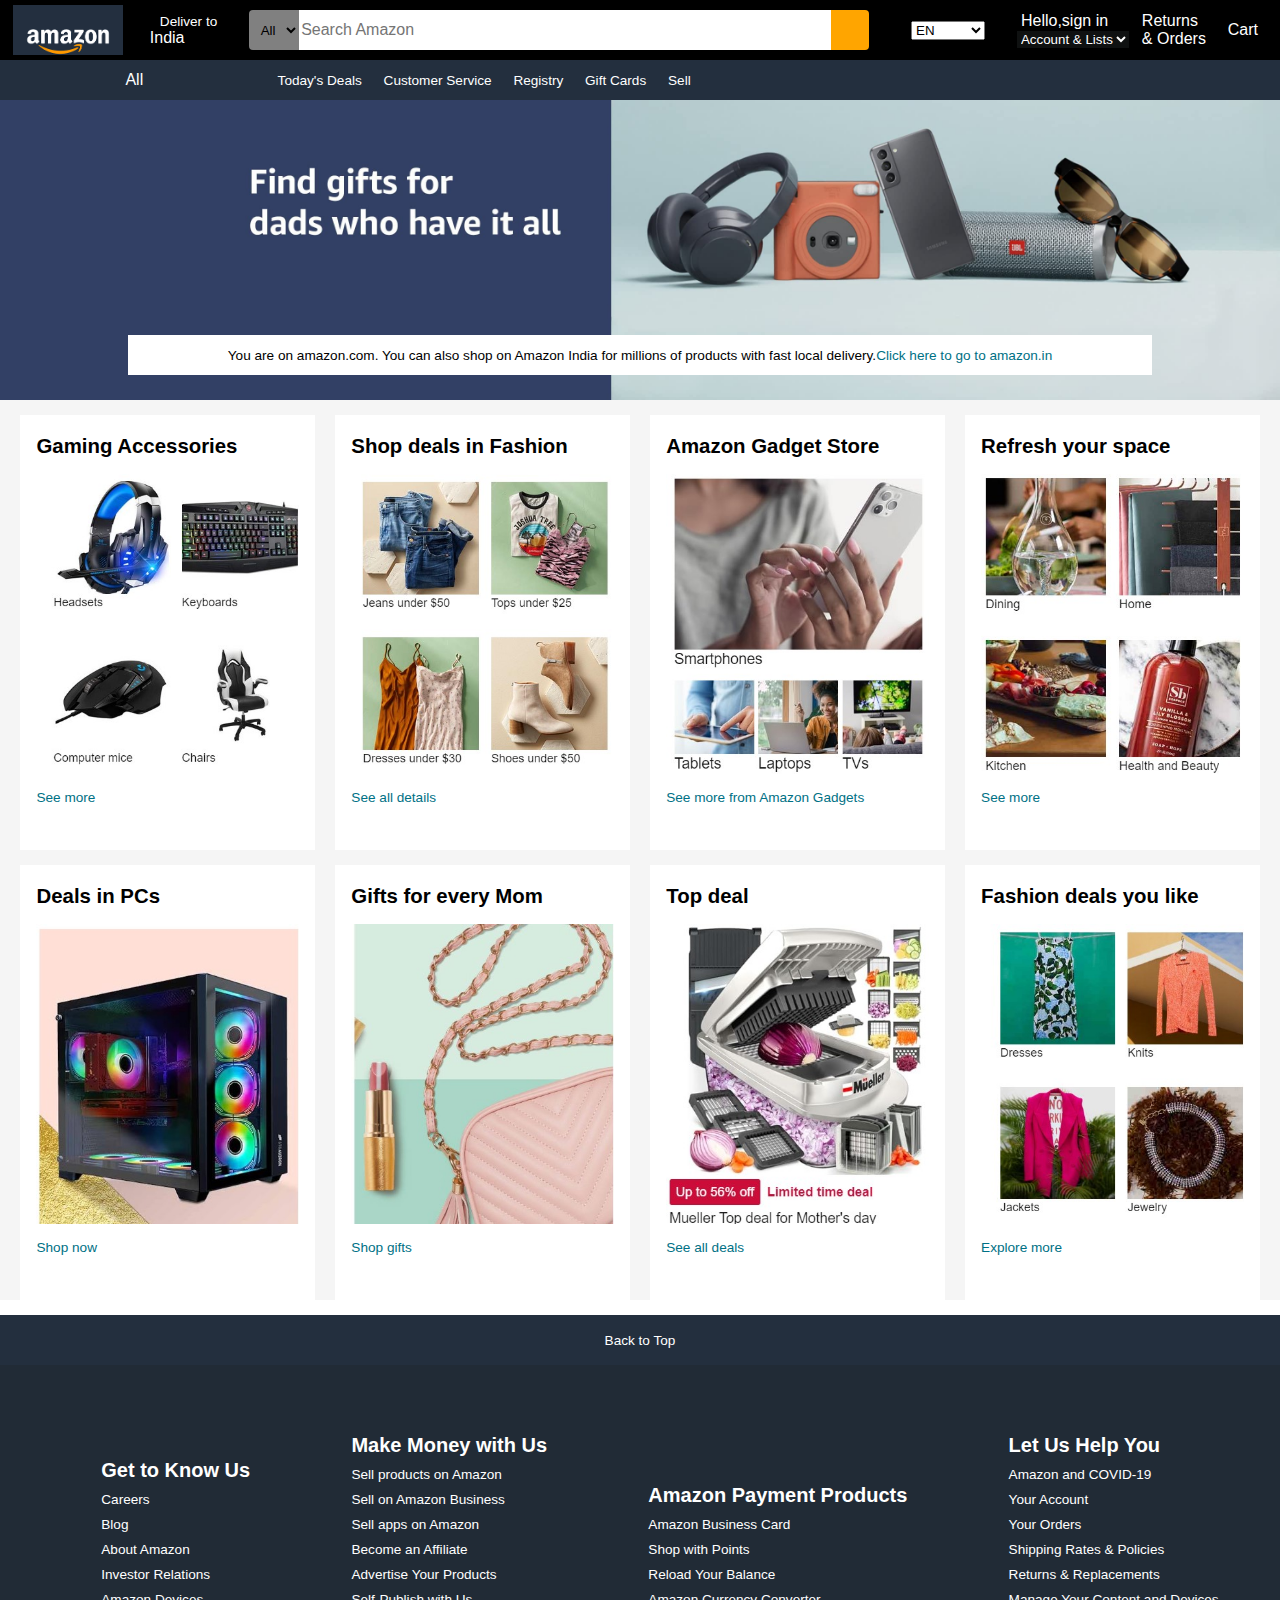
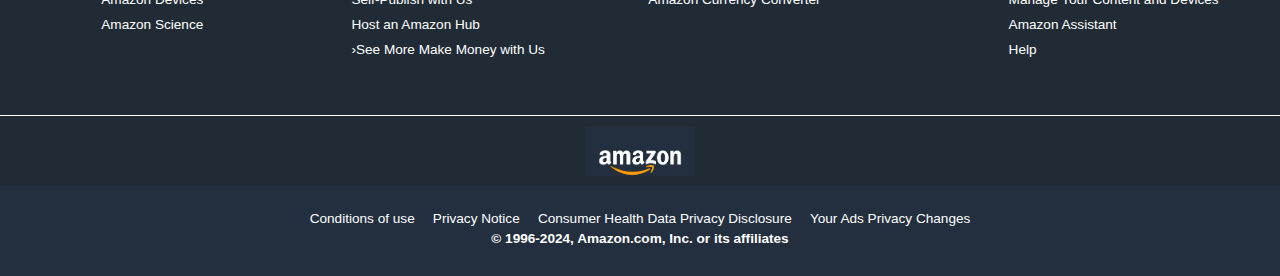
<file: amazon/index.html>
<!DOCTYPE html>
<html lang="en">
<head>
    <meta charset="UTF-8">
    <meta name="viewport" content="width=device-width, initial-scale=1.0">
    <title>Amazon</title>
    <link rel="stylesheet" href="https://cdnjs.cloudflare.com/ajax/libs/font-awesome/6.5.2/css/all.min.css" integrity="sha512-SnH5WK+bZxgPHs44uWIX+LLJAJ9/2PkPKZ5QiAj6Ta86w+fsb2TkcmfRyVX3pBnMFcV7oQPJkl9QevSCWr3W6A==" crossorigin="anonymous" referrerpolicy="no-referrer" />
    <link rel="stylesheet" href="style.css">
</head>
<body>
   <header class="navbar">
    <div class="logo border"></div>
   </div>

   <div class="nav-address border">
    <p class="one">Deliver to</p>
    <div class="add-icon">
        <i class="fa-solid fa-location-dot"></i>
    <p class="two">India</p>
   </div>
   </div>

   <div class="nav-search border">
    <select class="search-select">
        <option>All</option>
        <option>All departments</option>
        <option>Arts & Crafts</option>
        <option>Automotive</option>
        <option>Baby</option>
        <option>Beauty & Personal care</option>
        <option>Books</option>
        <option>Boy's Fashion</option>
        <option>Computers</option>
        <option>Deals</option>
        <option>Digital music</option>
        <option>Electronics</option>
        <option>Girl's Fashion</option>
        <option>Health & Household</option>
        <option>Home & Kitchen</option>
    </select>
   <input placeholder="Search Amazon" class="search-input">
   <div class="search-icon">
    <i class="fa-solid fa-magnifying-glass"></i>
   </div>
   </div>

   <div class="language border">
    <i class="fa-solid fa-flag-usa"></i>
    <select>
        <option>EN</option>
        <option>english</option>
        <option>espanol</option>
        <option>deutsch</option>
        <option>portuges</option>
    </select>
   </div>

    <div class="nav-singin border">
    <p class="hello"><span>Hello,sign in</span></p>
    <select class="acc">
    <option>Account & Lists</option>
    </select>
    </div>

    <div class="return border">
        <p>Returns</p>
        <p>& Orders</p>
    </div>

    <div class="cart border">
        <i class="fa-solid fa-cart-shopping"></i>
        <p>Cart</p>
       </div>
    </header>

    <div class="navbar-two">
        <div class="menu border">
            <i class="fa-solid fa-bars"></i>
            <p>All</p>
        </div>
        <div class="menu-items">
            <a class="border" href="https://www.amazon.com/gp/goldbox?ref_=nav_cs_gb">Today's Deals</a>
            <a class="border" href="https://www.amazon.com/gp/help/customer/display.html?nodeId=508510&ref_=nav_cs_customerservice">Customer Service</a>
            <a class="border" href="https://www.amazon.com/registries?ref_=nav_cs_registry&ref_=nav_cs_registry">Registry</a>
            <a class="border" href="https://www.amazon.com/gift-cards/b/?ie=UTF8&node=2238192011&ref_=nav_cs_gc">Gift Cards</a>
            <a class="border" href="https://www.amazon.com/b/?_encoding=UTF8&ld=AZUSSOA-sell&node=12766669011&ref_=nav_cs_sell">Sell</a>
        </div>
    </div> 
    <div class="main-pic">
        <div class="main-pic-text">You are on amazon.com. You can also shop on Amazon India for millions of products with fast local delivery.  <a href="https://www.amazon.in/?ref=aisgw_intl_stripe_in">  Click here to go to amazon.in </a> </div>
    </div>

    <div class="images">
    <div class="box1 box">
        <div class="box-content">
        <h2>Gaming Accessories</h2>
        <div class="box-img" style="background-image: url('img001.jpg');"> 
    </div>
        <a class="imgtext" href="https://www.amazon.com/b/?_encoding=UTF8&node=23508887011&pd_rd_w=SFicZ&content-id=amzn1.sym.12129333-2117-4490-9c17-6d31baf0582a&pf_rd_p=12129333-2117-4490-9c17-6d31baf0582a&pf_rd_r=50TX6T01XB3GQC9DNDR8&pd_rd_wg=EDSbj&pd_rd_r=7f9bf884-d685-4157-bf6c-a5063b5e24e1&ref_=pd_hp_d_atf_unk">See more</a>
     </div>
    </div>
     <div class="box2 box">
        <div class="box-content">
        <h2>Shop deals in Fashion</h2>
        <div class="box-img" style="background-image: url('img2.jpg');"> 
    </div>
        <a class="imgtext" href="https://www.amazon.com/gp/goldbox/?ie=UTF8&ref_=nav_cs_gb&deals-widget=%257B%2522version%2522%253A1%252C%2522viewIndex%2522%253A0%252C%2522presetId%2522%253A%252215E8DB96732AF8CA9C14916141BB1C4C%2522%252C%2522departments%2522%253A%255B%25227147440011%2522%252C%25227192394011%2522%252C%2522679337011%2522%252C%25226358543011%2522%255D%252C%2522sorting%2522%253A%2522FEATURED%2522%257D&pd_rd_w=7E69o&content-id=amzn1.sym.56e14e61-447a-443b-9528-4b285fddeeac&pf_rd_p=56e14e61-447a-443b-9528-4b285fddeeac&pf_rd_r=50TX6T01XB3GQC9DNDR8&pd_rd_wg=EDSbj&pd_rd_r=7f9bf884-d685-4157-bf6c-a5063b5e24e1">See all details</a>
     </div>
     </div>
     <div class="box3 box">
        <div class="box-content">
        <h2>Amazon Gadget Store</h2>
        <div class="box-img" style="background-image: url('img3.jpg');"> 
    </div>
        <a class="imgtext" href="https://www.amazon.com/s?k=electronics&_encoding=UTF8&content-id=amzn1.sym.061f5f08-3bb1-4c70-8051-5d850a92de53&pd_rd_r=7f9bf884-d685-4157-bf6c-a5063b5e24e1&pd_rd_w=r4gkb&pd_rd_wg=EDSbj&pf_rd_p=061f5f08-3bb1-4c70-8051-5d850a92de53&pf_rd_r=50TX6T01XB3GQC9DNDR8&ref=pd_hp_d_atf_unk">See more from Amazon Gadgets</a>
     </div>
     </div>
     <div class="box4 box">
        <div class="box-content">
        <h2>Refresh your space</h2>
        <div class="box-img" style="background-image: url('img4.jpg');"> 
    </div>
        <a class="imgtext" href="https://www.amazon.com/gp/goldbox/?ie=UTF8&ref_=nav_cs_gb&deals-widget=%257B%2522version%2522%253A1%252C%2522viewIndex%2522%253A0%252C%2522presetId%2522%253A%2522957D18D8132C0FCBA2EA0F57FEB9A3F8%2522%252C%2522departments%2522%253A%255B%25221055398%2522%255D%252C%2522sorting%2522%253A%2522BY_SCORE%2522%257D&pd_rd_w=8vacK&content-id=amzn1.sym.68f2b66e-afdb-4a19-b88c-555da04d6dc2&pf_rd_p=68f2b66e-afdb-4a19-b88c-555da04d6dc2&pf_rd_r=50TX6T01XB3GQC9DNDR8&pd_rd_wg=EDSbj&pd_rd_r=7f9bf884-d685-4157-bf6c-a5063b5e24e1">See more</a>
     </div>
    </div>
    <div class="box5 box">
        <div class="box-content">
        <h2>Deals in PCs</h2>
        <div class="box-img" style="background-image: url('img5.jpg');"> 
    </div>
        <a class="imgtext" href="https://www.amazon.com/gp/goldbox/?ie=UTF8&deals-widget=%257B%2522version%2522%253A1%252C%2522viewIndex%2522%253A0%252C%2522presetId%2522%253A%252219A70421F1B18305BA3C837E25E8FDF9%2522%252C%2522departments%2522%253A%255B%2522541966%2522%255D%252C%2522sorting%2522%253A%2522FEATURED%2522%257D&pd_rd_w=JYB4K&content-id=amzn1.sym.3a6a1f11-a96c-444b-b219-97322616eb92&pf_rd_p=3a6a1f11-a96c-444b-b219-97322616eb92&pf_rd_r=50TX6T01XB3GQC9DNDR8&pd_rd_wg=EDSbj&pd_rd_r=7f9bf884-d685-4157-bf6c-a5063b5e24e1&ref_=pd_hp_d_atf_unk#dealsGridLinkAnchor">Shop now</a>
     </div>
    </div>
    <div class="box6 box">
        <div class="box-content">
        <h2>Gifts for every Mom</h2>
        <div class="box-img" style="background-image: url('img6.jpg');"> 
    </div>
        <a class="imgtext" href="https://www.amazon.com/s?k=gifts+for+mom&_encoding=UTF8&content-id=amzn1.sym.b1718f3d-ff3b-4ea9-94ad-229b681f4963&pd_rd_r=7f9bf884-d685-4157-bf6c-a5063b5e24e1&pd_rd_w=KgaT0&pd_rd_wg=EDSbj&pf_rd_p=b1718f3d-ff3b-4ea9-94ad-229b681f4963&pf_rd_r=50TX6T01XB3GQC9DNDR8&ref=pd_hp_d_atf_unk">Shop gifts</a>
     </div>
    </div>
    <div class="box7 box">
        <div class="box-content">
        <h2>Top deal</h2>
        <div class="box-img" style="background-image: url('img7.jpg');"> 
    </div>
        <a class="imgtext" href="https://www.amazon.com/gp/goldbox/?ie=UTF8&ref_=dlx_gate_dd_dcl_vai_dt_nav_cs_gb&pd_rd_w=BJR6C&content-id=amzn1.sym.def2f06c-d9a7-4927-8433-aa333a9fca53&pf_rd_p=def2f06c-d9a7-4927-8433-aa333a9fca53&pf_rd_r=50TX6T01XB3GQC9DNDR8&pd_rd_wg=EDSbj&pd_rd_r=7f9bf884-d685-4157-bf6c-a5063b5e24e1">See all deals</a>
     </div>
    </div>
    <div class="box8 box">
        <div class="box-content">
        <h2>Fashion deals you like</h2>
        <div class="box-img" style="background-image: url('img8.jpg');"> 
    </div>
        <a class="imgtext" href="https://www.amazon.com/s?k=Trending+fashion&_encoding=UTF8&content-id=amzn1.sym.bad2a3cf-6397-46b0-aa92-6036dbc4afb6&crid=2787SXJYRXDZH&pd_rd_r=7f9bf884-d685-4157-bf6c-a5063b5e24e1&pd_rd_w=keSX2&pd_rd_wg=EDSbj&pf_rd_p=bad2a3cf-6397-46b0-aa92-6036dbc4afb6&pf_rd_r=50TX6T01XB3GQC9DNDR8&sprefix=trending+fashion%2Caps%2C142&ref=pd_hp_d_atf_unk">Explore more</a>
     </div>
    </div>
    </div>
    <footer>
        <div class="foot1">Back to Top</div>
        <div class="foot2">
            <ul>
                <b>Get to Know Us</b>
                <a href="https://www.amazon.jobs/en/">Careers</a>
                <a href="https://www.aboutamazon.com/">Blog</a>
                <a href="https://www.aboutamazon.com/?utm_source=gateway&utm_medium=footer">About Amazon</a>
                <a href="https://ir.aboutamazon.com/overview/default.aspx">Investor Relations</a>
                <a href="https://www.amazon.com/gp/browse.html?node=2102313011&ref_=footer_devices">Amazon Devices</a>
                <a href="https://www.amazon.science/">Amazon Science</a>
            </ul>
            <ul>
                <b>Make Money with Us</b>
                <a href="https://sell.amazon.com/?ld=AZFSSOA&ref_=footer_soa">Sell products on Amazon</a>
                <a href="https://sell.amazon.com/programs/amazon-business?ld=usb2bunifooter&ref_=footer_b2b">Sell on Amazon Business</a>
                <a href="https://developer.amazon.com/">Sell apps on Amazon</a>
                <a href="https://affiliate-program.amazon.com/">Become an Affiliate</a>
                <a href="https://advertising.amazon.com/?ref=ext_amzn_ftr">Advertise Your Products</a>
                <a href="https://kdp.amazon.com/en_US/">Self-Publish with Us</a>
                <a href="https://go.thehub-amazon.com/amazon-hub-locker">Host an Amazon Hub</a>
                <a href="https://www.amazon.com/b/?node=18190131011&ld=AZUSSOA-seemore&ref_=footer_seemore">›See More Make Money with Us</a>
            </ul>
            <ul>
                <b>Amazon Payment Products</b>
                <a href="https://www.amazon.com/dp/B07984JN3L?plattr=ACOMFO&ie=UTF-8">Amazon Business Card</a>
                <a href="https://www.amazon.com/gp/browse.html?node=16218619011&ref_=footer_swp">Shop with Points</a>
                <a href="https://www.amazon.com/gp/browse.html?node=10232440011&ref_=footer_reload_us">Reload Your Balance</a>
                <a href="https://www.amazon.com/gp/browse.html?node=388305011&ref_=footer_tfx">Amazon Currency Converter</a>
            </ul>
            <ul>
                <b>Let Us Help You</b>
                <a href="https://www.amazon.com/gp/help/customer/display.html?nodeId=GDFU3JS5AL6SYHRD&ref_=footer_covid">Amazon and COVID-19</a>
                <a href="https://www.amazon.com/gp/css/homepage.html?ref_=footer_ya">Your Account</a>
                <a href="https://www.amazon.com/ap/signin?openid.pape.max_auth_age=0&openid.return_to=https%3A%2F%2Fwww.amazon.com%2Fyour-orders%2Forders%3F_encoding%3DUTF8%26ref_%3Dfooter_yo&openid.identity=http%3A%2F%2Fspecs.openid.net%2Fauth%2F2.0%2Fidentifier_select&openid.assoc_handle=amzn_retail_yourorders_us&openid.mode=checkid_setup&language=en_US&openid.claimed_id=http%3A%2F%2Fspecs.openid.net%2Fauth%2F2.0%2Fidentifier_select&openid.ns=http%3A%2F%2Fspecs.openid.net%2Fauth%2F2.0">Your Orders</a>
                <a href="https://www.amazon.com/gp/help/customer/display.html?nodeId=468520&ref_=footer_shiprates">Shipping Rates & Policies</a>
                <a href="https://www.amazon.com/ap/signin?openid.pape.max_auth_age=3600&openid.return_to=https%3A%2F%2Fwww.amazon.com%2Fspr%2Freturns%2Fhomepage%2Fhomepage.html%3Fref_%3Dfooter_hy_f_4&openid.identity=http%3A%2F%2Fspecs.openid.net%2Fauth%2F2.0%2Fidentifier_select&openid.assoc_handle=amzn_psr_desktop_us&openid.mode=checkid_setup&language=en_US&openid.claimed_id=http%3A%2F%2Fspecs.openid.net%2Fauth%2F2.0%2Fidentifier_select&openid.ns=http%3A%2F%2Fspecs.openid.net%2Fauth%2F2.0">Returns & Replacements</a>
                <a href="https://www.amazon.com/ap/signin?clientContext=135-0503080-4993302&openid.pape.max_auth_age=3600&openid.return_to=https%3A%2F%2Fwww.amazon.com%2Fgp%2Fdigital%2Ffiona%2Fmanage&openid.identity=http%3A%2F%2Fspecs.openid.net%2Fauth%2F2.0%2Fidentifier_select&openid.assoc_handle=usflex&openid.mode=checkid_setup&marketPlaceId=USAmazon&language=en_US&openid.claimed_id=http%3A%2F%2Fspecs.openid.net%2Fauth%2F2.0%2Fidentifier_select&openid.ns=http%3A%2F%2Fspecs.openid.net%2Fauth%2F2.0">Manage Your Content and Devices</a>
                <a href="https://www.amazon.com/404">Amazon Assistant</a>
                <a href="https://www.amazon.com/gp/help/customer/display.html?nodeId=508510&ref_=footer_gw_m_b_he">Help</a>
            </ul>
        </div>
        <div class="foot3">
            <div class="logo border"></div>
        </div>
        <div class="foot4">
            <div class="pages">
                <a href="https://www.amazon.com/gp/help/customer/display.html?nodeId=508088&ref_=footer_cou">Conditions of use</a>
                <a href="https://www.amazon.com/gp/help/customer/display.html?nodeId=468496&ref_=footer_privacy">Privacy Notice</a>
                <a href="https://www.amazon.com/gp/help/customer/display.html?ie=UTF8&nodeId=TnACMrGVghHocjL8KB&ref_=footer_consumer_health_data_privacy">Consumer Health Data Privacy Disclosure</a>
                <a href="https://www.amazon.com/privacyprefs?ref_=footer_iba">Your Ads Privacy Changes</a>
            </div>
            <div class="copyright">
                <b>© 1996-2024, Amazon.com, Inc. or its affiliates</b>
            </div>
        </div>
    </footer>
</body>
</html>
</file>
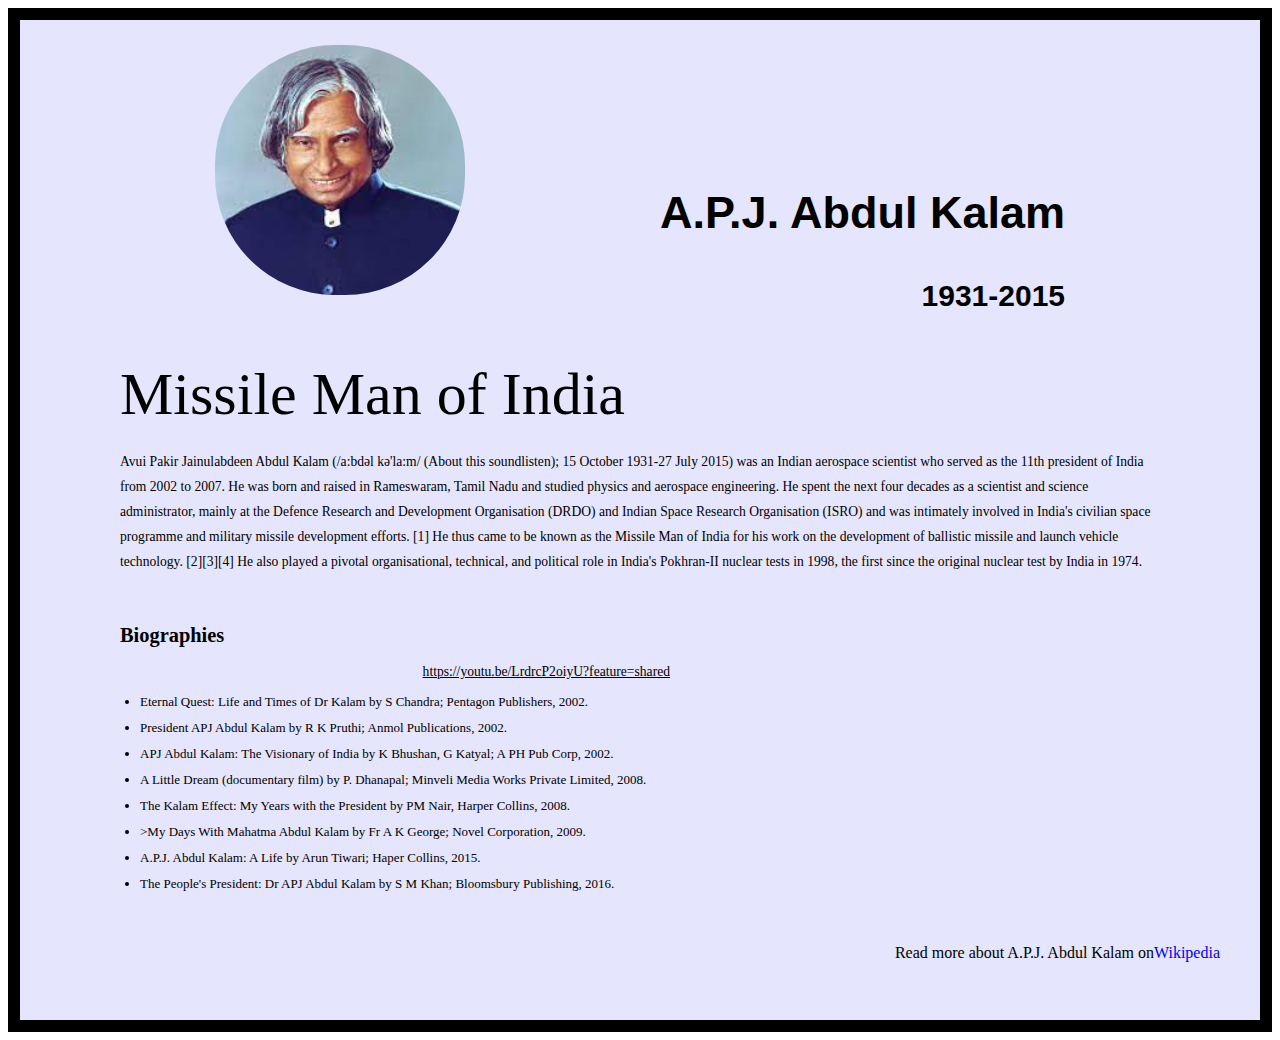
<file: APJ/index.html>
<!DOCTYPE html>
<html lang="en">
<head>
    <meta charset="UTF-8">
    <meta name="viewport" content="width=device-width, initial-scale=1.0">
    <title>APJ</title>
    <link rel="stylesheet" href="style.css">
</head>
<body>
    <div class="container">
        <div class="main">
            <div class="image"></div>
            <div class="heading">
                <h2>A.P.J. Abdul Kalam</h2>
                <h4 class="date">1931-2015</h4>
            </div>
        </div>
        <h1 class="heading2">Missile Man of India</h1>
        <p class="para">Avui Pakir Jainulabdeen Abdul Kalam (/a:bdəl kə'la:m/ (About this soundlisten); 15 October 1931-27 July 2015) was an Indian aerospace scientist who served as the 11th president of India from 2002 to 2007. He was born and raised in Rameswaram, Tamil Nadu and studied physics and aerospace engineering. He spent the next four decades as a scientist and science administrator, mainly at the Defence Research and Development Organisation (DRDO) and Indian Space Research Organisation (ISRO) and was intimately involved in India's civilian space programme and military missile development efforts. [1] He thus came to be known as the Missile Man of India for his work on the development of ballistic missile and launch vehicle technology. [2][3][4] He also played a pivotal organisational, technical, and political role in India's Pokhran-II nuclear tests in 1998, the first since the original nuclear test by India in 1974.</p>
        <div class="bio">
            <h2 class="bio-head">Biographies</h2>
            <p><a class="link" href="https://youtu.be/LrdrcP2oiyU?feature=shared">https://youtu.be/LrdrcP2oiyU?feature=shared</a></p>
            <ul class="list">
                <li>Eternal Quest: Life and Times of Dr Kalam by S Chandra; Pentagon Publishers, 2002.</li>
                <li>President APJ Abdul Kalam by R K Pruthi; Anmol Publications, 2002.</li>
                <li>APJ Abdul Kalam: The Visionary of India by K Bhushan, G Katyal; A PH Pub Corp, 2002.</li>
                <li> A Little Dream (documentary film) by P. Dhanapal; Minveli Media Works Private Limited, 2008.</li>
                 <li> The Kalam Effect: My Years with the President by PM Nair, Harper Collins, 2008.</li>
                 <li> >My Days With Mahatma Abdul Kalam by Fr A K George; Novel Corporation, 2009.</li>
                 <li> A.P.J. Abdul Kalam: A Life by Arun Tiwari; Haper Collins, 2015.</li>
                <li> The People's President: Dr APJ Abdul Kalam by S M Khan; Bloomsbury Publishing, 2016.</li>
            </ul>         
        </div>
        <footer class="foot">
            <p>Read more about A.P.J. Abdul Kalam on <a href="https://en.wikipedia.org/wiki/A._P._J._Abdul_Kalam">Wikipedia</a></p>
        </footer>
    </div>
</body>
</html>
</file>
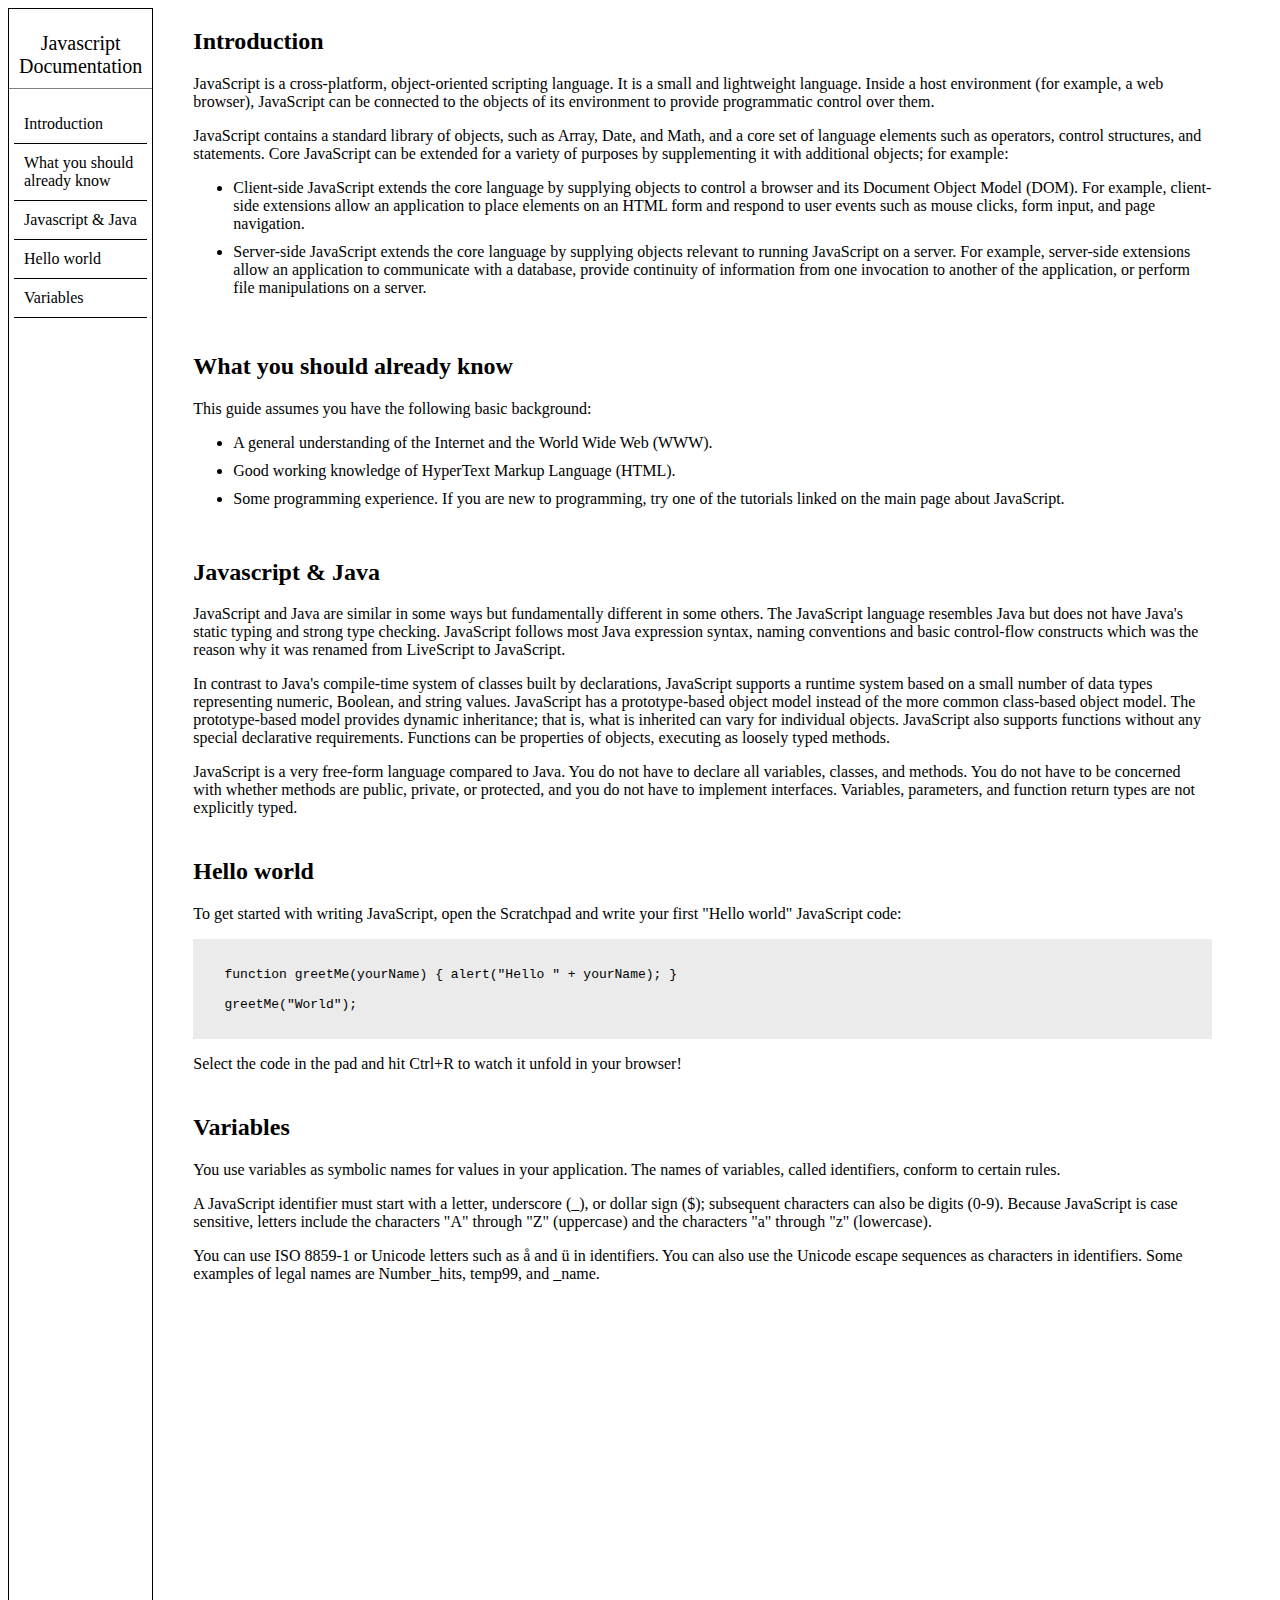
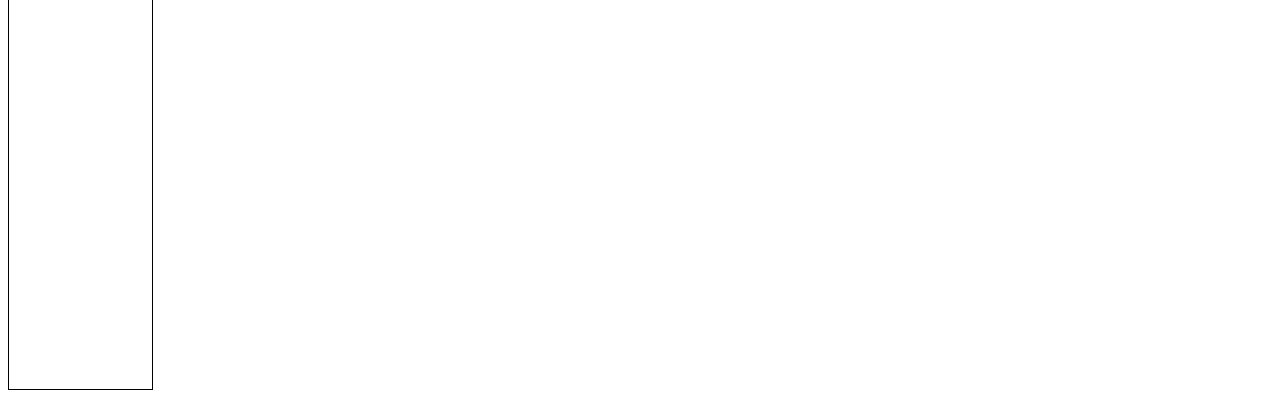
<file: Javascript Document/index.html>
<!DOCTYPE html>
<html lang="en">
<head>
    <meta charset="UTF-8">
    <meta name="viewport" content="width=device-width, initial-scale=1.0">
    <title>Javacript Document</title>
    <link rel="stylesheet" href="style.css">
</head>
<body>
    <header>
        <div class="nav">
        <h1>Javascript Documentation</h1>
        <ul>
            <a href="#introduction">
                <li>Introduction</li>
            </a>
            <a href="#what">
                <li>What you should already know</li>
            </a>
            <a href="#jj">
                <li>Javascript & Java</li>
            </a>
            <a href="#hello">
                <li>Hello world</li>
            </a>
            <a href="#variables">
                <li>Variables</li>
            </a>
        </ul>
    </div>
    </header>
    <main>
        <div class="introduction" id="introduction">
    <h2>Introduction</h2>
    <p>JavaScript is a cross-platform, object-oriented scripting language. It is a small and lightweight language. Inside a host environment (for example, a web browser), JavaScript can be connected to the objects of its environment to provide programmatic control over them.</p>
    <p>JavaScript contains a standard library of objects, such as Array, Date, and Math, and a core set of language elements such as operators, control structures, and statements. Core JavaScript can be extended for a variety of purposes by supplementing it with additional objects; for example:</p>
    <ul>
        <li>Client-side JavaScript extends the core language by supplying objects to control a browser and its Document Object Model (DOM). For example, client-side extensions allow an application to place elements on an HTML form and respond to user events such as mouse clicks, form input, and page navigation.</li>
        <li>Server-side JavaScript extends the core language by supplying objects relevant to running JavaScript on a server. For example, server-side extensions allow an application to communicate with a database, provide continuity of information from one invocation to another of the application, or perform file manipulations on a server.</li>
    </ul>
        </div>
        <div class="what" id="what">
            <h2>What you should already know</h2>
            <p>This guide assumes you have the following basic background:</p>
            <ul>
                <li>A general understanding of the Internet and the World Wide Web (WWW).</li>
                <li>Good working knowledge of HyperText Markup Language (HTML).</li>
                <li>Some programming experience. If you are new to programming, try one of the tutorials linked on the main page about JavaScript.</li>
            </ul>
        </div>
        <div class="jj" id="jj">
            <h2>Javascript & Java</h2>
            <p>JavaScript and Java are similar in some ways but fundamentally different in some others. The JavaScript language resembles Java but does not have Java's static typing and strong type checking. JavaScript follows most Java expression syntax, naming conventions and basic control-flow constructs which was the reason why it was renamed from LiveScript to JavaScript.</p>
            <p>In contrast to Java's compile-time system of classes built by declarations, JavaScript supports a runtime system based on a small number of data types representing numeric, Boolean, and string values. JavaScript has a prototype-based object model instead of the more common class-based object model. The prototype-based model provides dynamic inheritance; that is, what is inherited can vary for individual objects. JavaScript also supports functions without any special declarative requirements. Functions can be properties of objects, executing as loosely typed methods.</p>
            <p>JavaScript is a very free-form language compared to Java. You do not have to declare all variables, classes, and methods. You do not have to be concerned with whether methods are public, private, or protected, and you do not have to implement interfaces. Variables, parameters, and function return types are not explicitly typed.</p>
        </div>
        <div class="hello" id="hello">
            <h2>Hello world</h2>
            <p>To get started with writing JavaScript, open the Scratchpad and write your first "Hello world" JavaScript code:</p>
            <div class="code">
                <pre>    function greetMe(yourName) { alert("Hello " + yourName); }
                    
    greetMe("World");</pre>
            </div>
            <p>Select the code in the pad and hit Ctrl+R to watch it unfold in your browser!</p>
        </div>
        <div class="variables" id="variables">
            <h2>Variables</h2>
            <p>You use variables as symbolic names for values in your application. The names of variables, called identifiers, conform to certain rules.</p>
            <p>A JavaScript identifier must start with a letter, underscore (_), or dollar sign ($); subsequent characters can also be digits (0-9). Because JavaScript is case sensitive, letters include the characters "A" through "Z" (uppercase) and the characters "a" through "z" (lowercase).</p>
            <p>You can use ISO 8859-1 or Unicode letters such as å and ü in identifiers. You can also use the Unicode escape sequences as characters in identifiers. Some examples of legal names are Number_hits, temp99, and _name.</p>
        </div>
    </main>
</body>
</html>
</file>
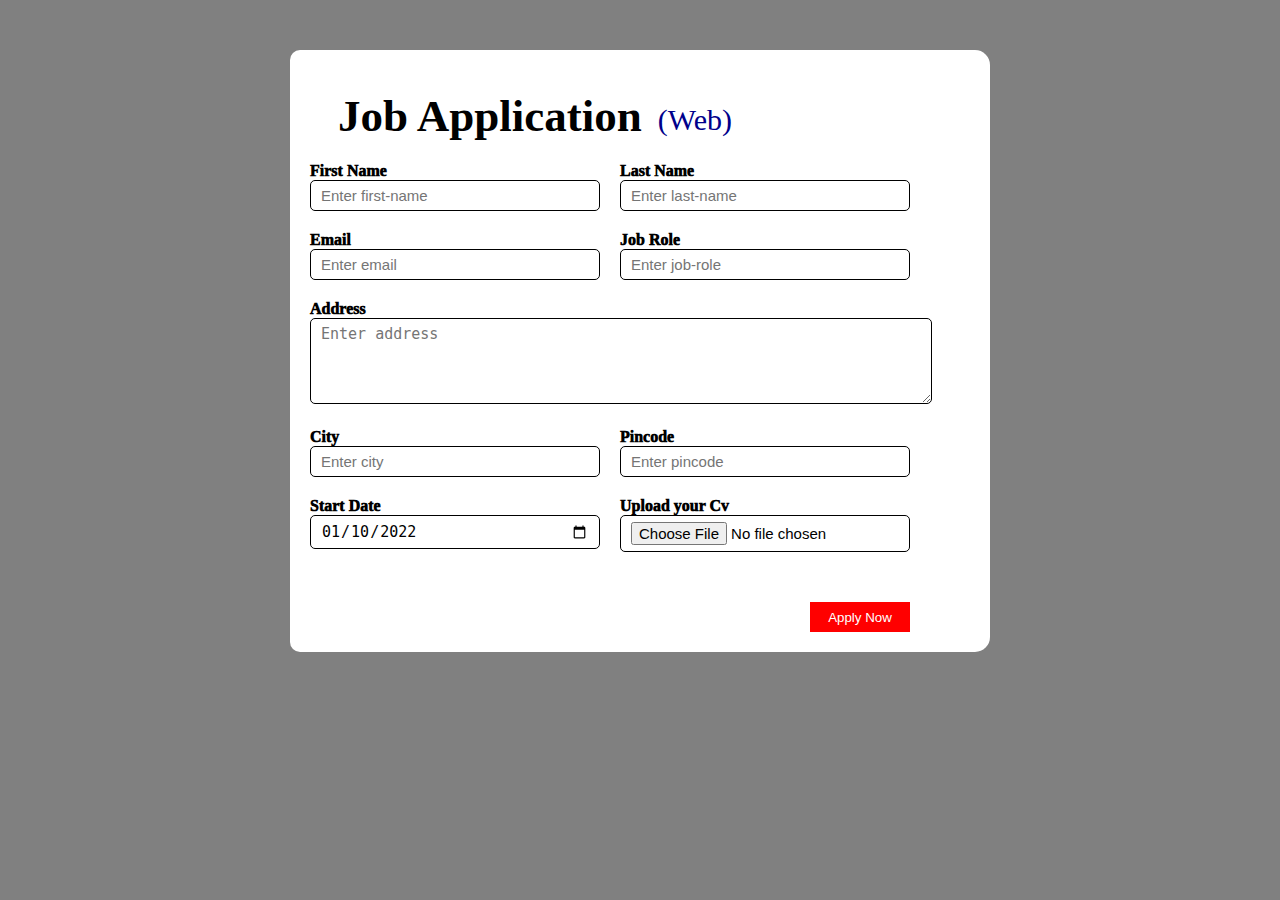
<file: Job Application Website/index.html>
<!DOCTYPE html>
<html lang="en">
<head>
    <meta charset="UTF-8">
    <meta name="viewport" content="width=device-width, initial-scale=1.0">
    <title>Document</title>
    <link rel="stylesheet" href="style.css">
</head>
<body>
<div class="container">
    <div class="apply-box">
     <header class="head">
        <h1>Job Application</h1>
        <span>(Web)</span>
    </header>
    <form action="">
        <div class="form-container">
            <div class="form-control">
                <label for="first-name">First Name</label>
                <input 
                id="first-name"
                name="first-name"
                placeholder="Enter first-name">
            </div>
            <div class="form-control">
                <label for="last-name">Last Name</label>
                <input 
                id="last-name"
                name="last-name"
                placeholder="Enter last-name">
            </div>
            <div class="form-control">
                <label for="email">Email</label>
                <input 
                id="email"
                name="email"
                placeholder="Enter email">
            </div>
            <div class="form-control">
                <label for="job-role">Job Role</label>
                <input 
                id="job-role"
                name="job-role"
                placeholder="Enter job-role">
            </div>
            <div class="textarea_control">
                <label for="address">Address</label>
                <textarea 
                id="address"
                name="address"
                rows="4"
                cols="50"
                placeholder="Enter address"></textarea>
            </div>
            <div class="form-control">
                <label for="city">City</label>
                <input 
                id="city"
                name="city"
                placeholder="Enter city">
            </div>
            <div class="form-control">
                <label for="pincode">Pincode</label>
                <input 
                id="pincode"
                name="pincode"
                placeholder="Enter pincode">
            </div>
            <div class="form-control">
                <label for="date">Start Date</label>
                <input 
                value="2022-01-10"
                type="date"
                id="date"
                name="date"
                placeholder="Enter start-date">
            </div>
            <div class="form-control">
                <label for="cv">Upload your Cv</label>
                <input 
                type="file"
                id="cv"
                name="cv">
            </div>
        </div>
        <div class="button">
            <button type="submit">Apply Now</button>
        </div>
    </form>
    </div>
</div>
</body>
</html>
</file>
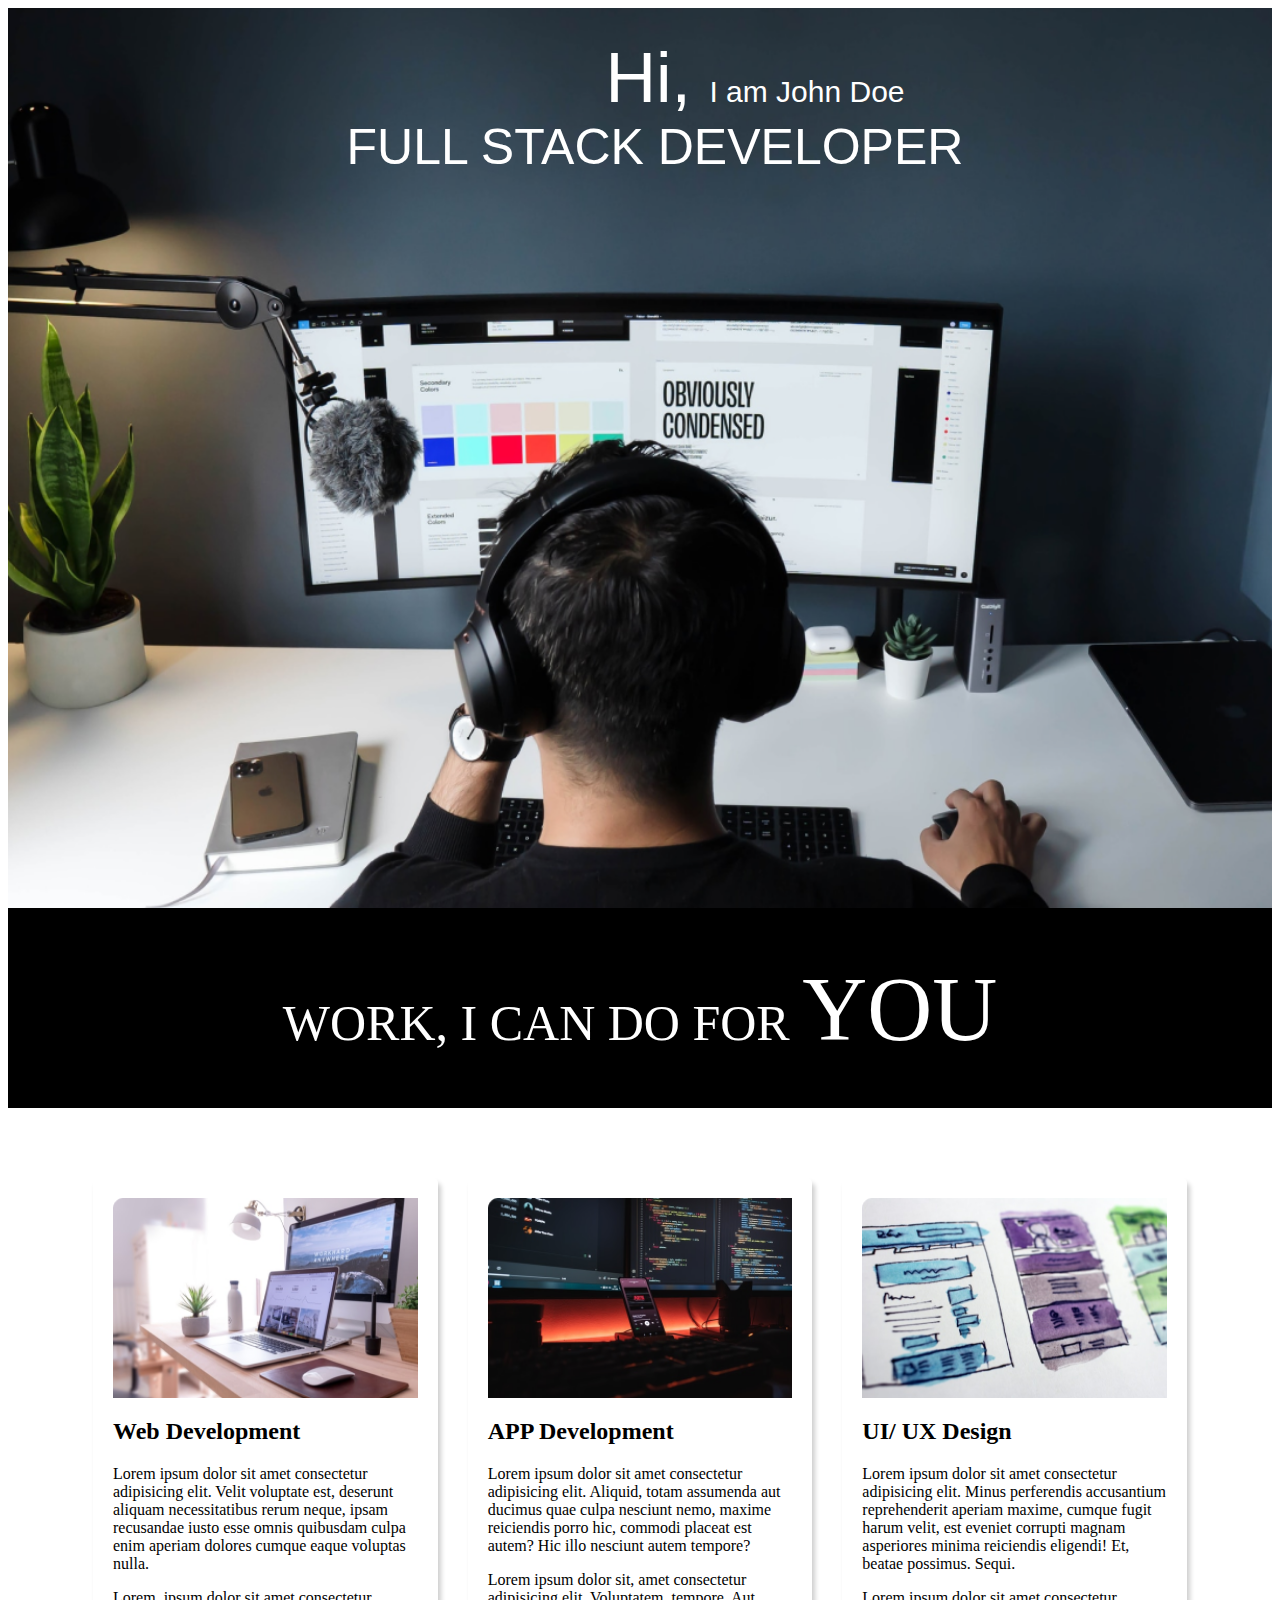
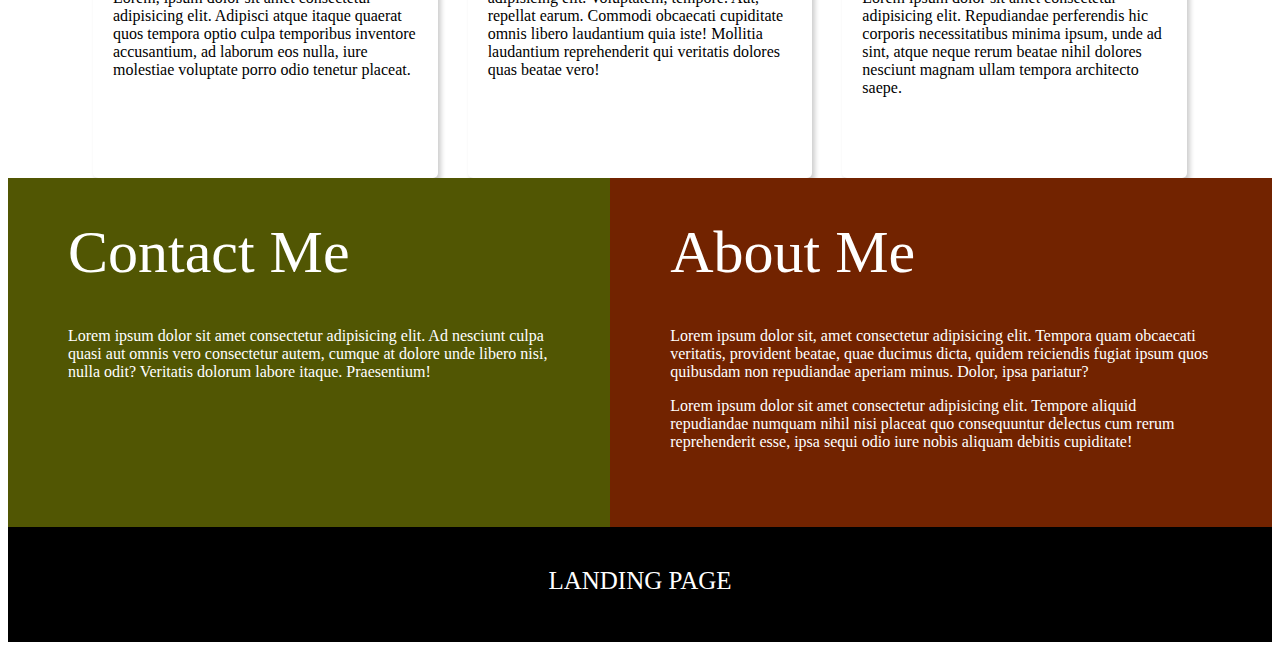
<file: landing page/index.html>
<!DOCTYPE html>
<html lang="en">
<head>
    <meta charset="UTF-8">
    <meta name="viewport" content="width=device-width, initial-scale=1.0">
    <title>Landing page</title>
    <link rel="stylesheet" href="style.css">
</head>
<body>
    <header class="main">
        <div class="head">
        <h1><span class="hi">Hi,</span><span class="john"> I am John Doe</span></h1>
        <h1 class="stack">FULL STACK DEVELOPER</h1>
        </div>
    </header>
    <div class="black">WORK, I CAN DO FOR <span class="you"> YOU</span></div>
    <div class="box-container">
        <div class="box box1">
            <div class="img1"></div>
            <h2>Web Development</h2>
            <p>Lorem ipsum dolor sit amet consectetur adipisicing elit. Velit voluptate est, deserunt aliquam necessitatibus rerum neque, ipsam recusandae iusto esse omnis quibusdam culpa enim aperiam dolores cumque eaque voluptas nulla.</p>
            <p>Lorem, ipsum dolor sit amet consectetur adipisicing elit. Adipisci atque itaque quaerat quos tempora optio culpa temporibus inventore accusantium, ad laborum eos nulla, iure molestiae voluptate porro odio tenetur placeat.</p>
        </div>
        <div class="box box2">
            <div class="img2"></div>
            <h2>APP Development</h2>
            <p>Lorem ipsum dolor sit amet consectetur adipisicing elit. Aliquid, totam assumenda aut ducimus quae culpa nesciunt nemo, maxime reiciendis porro hic, commodi placeat est autem? Hic illo nesciunt autem tempore?</p>
            <p>Lorem ipsum dolor sit, amet consectetur adipisicing elit. Voluptatem, tempore. Aut, repellat earum. Commodi obcaecati cupiditate omnis libero laudantium quia iste! Mollitia laudantium reprehenderit qui veritatis dolores quas beatae vero!</p>
        </div>
        <div class="box box3">
            <div class="img3"></div>
            <h2>UI/ UX Design</h2>
            <p>Lorem ipsum dolor sit amet consectetur adipisicing elit. Minus perferendis accusantium reprehenderit aperiam maxime, cumque fugit harum velit, est eveniet corrupti magnam asperiores minima reiciendis eligendi! Et, beatae possimus. Sequi.</p>
            <p>Lorem ipsum dolor sit amet consectetur adipisicing elit. Repudiandae perferendis hic corporis necessitatibus minima ipsum, unde ad sint, atque neque rerum beatae nihil dolores nesciunt magnam ullam tempora architecto saepe.</p>
        </div>
    </div>
    <div class="end">
        <div class="contact end-box">
            <h1>Contact Me</h1>
            <p>Lorem ipsum dolor sit amet consectetur adipisicing elit. Ad nesciunt culpa quasi aut omnis vero consectetur autem, cumque at dolore unde libero nisi, nulla odit? Veritatis dolorum labore itaque. Praesentium!</p>
        </div>
        <div class="about end-box">
            <h1>About Me</h1>
            <p>Lorem ipsum dolor sit, amet consectetur adipisicing elit. Tempora quam obcaecati veritatis, provident beatae, quae ducimus dicta, quidem reiciendis fugiat ipsum quos quibusdam non repudiandae aperiam minus. Dolor, ipsa pariatur?</p>
            <p>Lorem ipsum dolor sit amet consectetur adipisicing elit. Tempore aliquid repudiandae numquam nihil nisi placeat quo consequuntur delectus cum rerum reprehenderit esse, ipsa sequi odio iure nobis aliquam debitis cupiditate!</p>
        </div>
    </div>
    <footer>
        <p>LANDING PAGE</p>
    </footer>
</body>
</html>
</file>
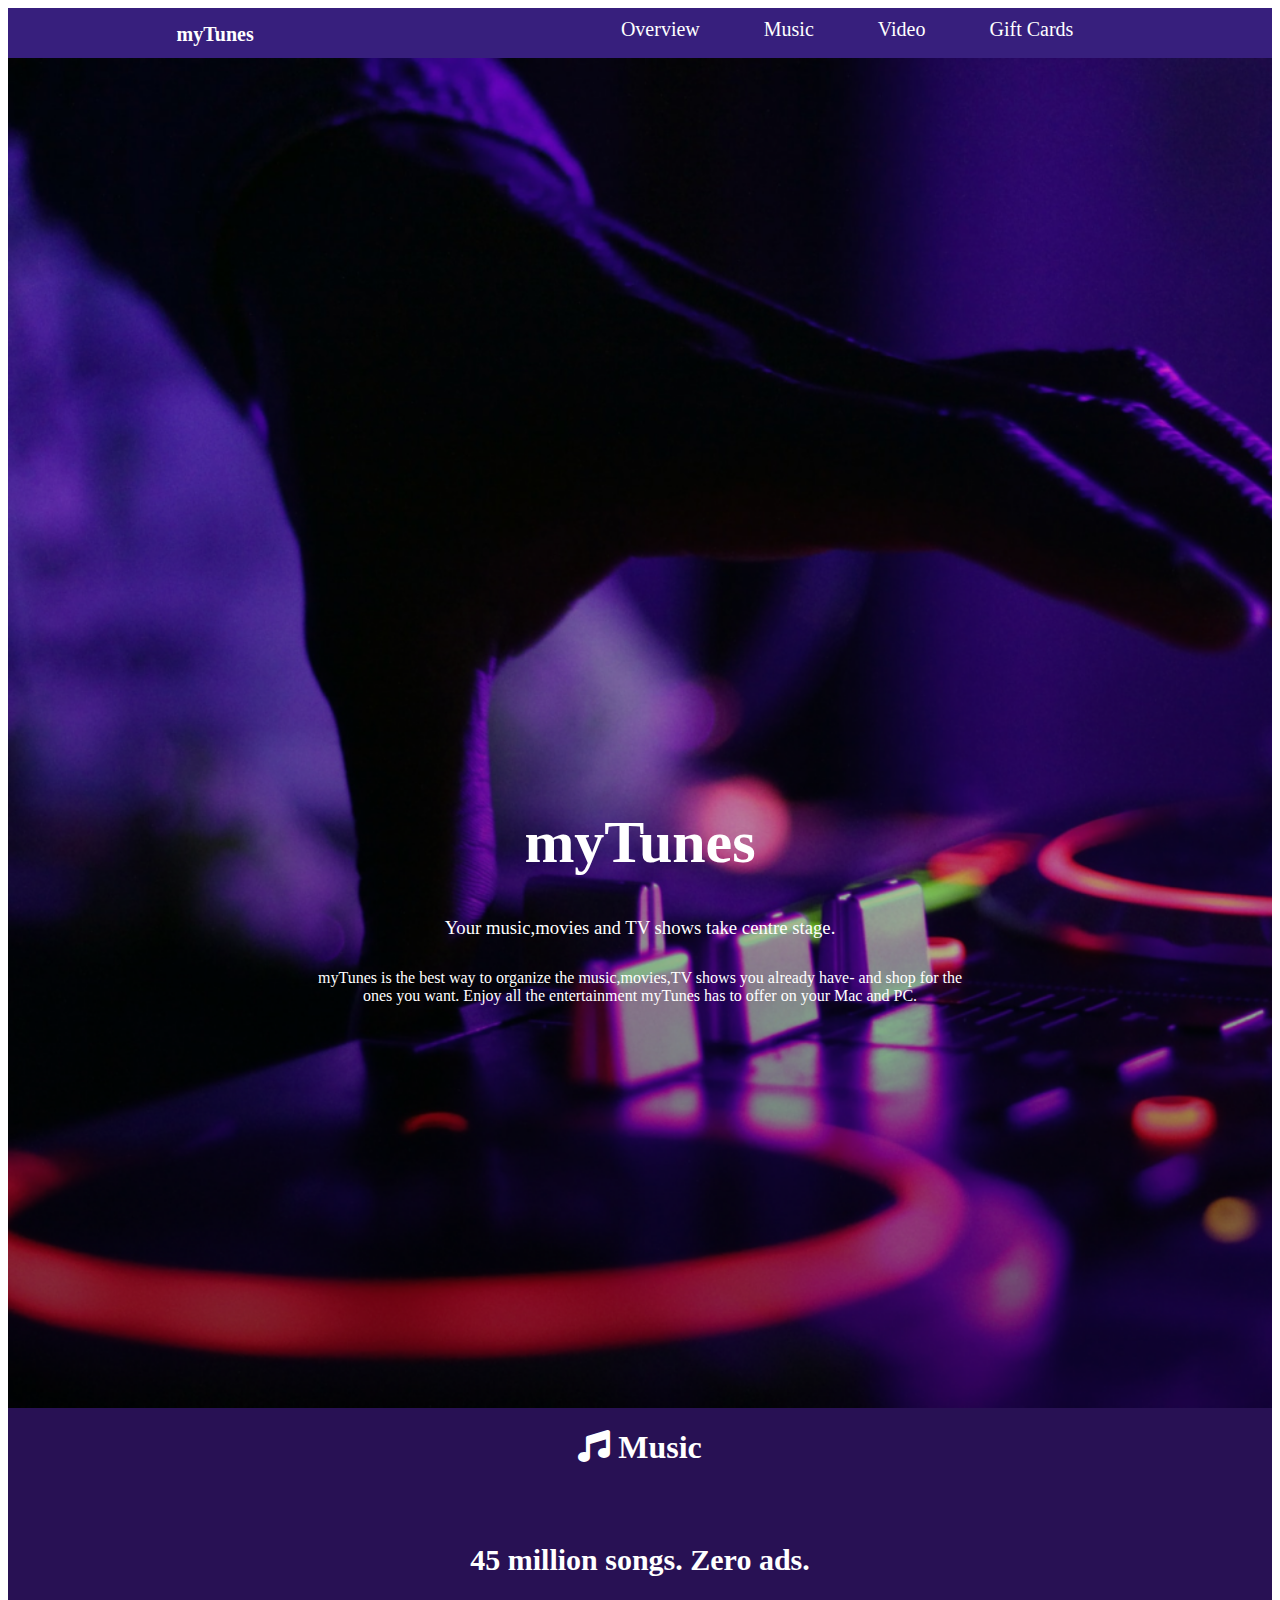
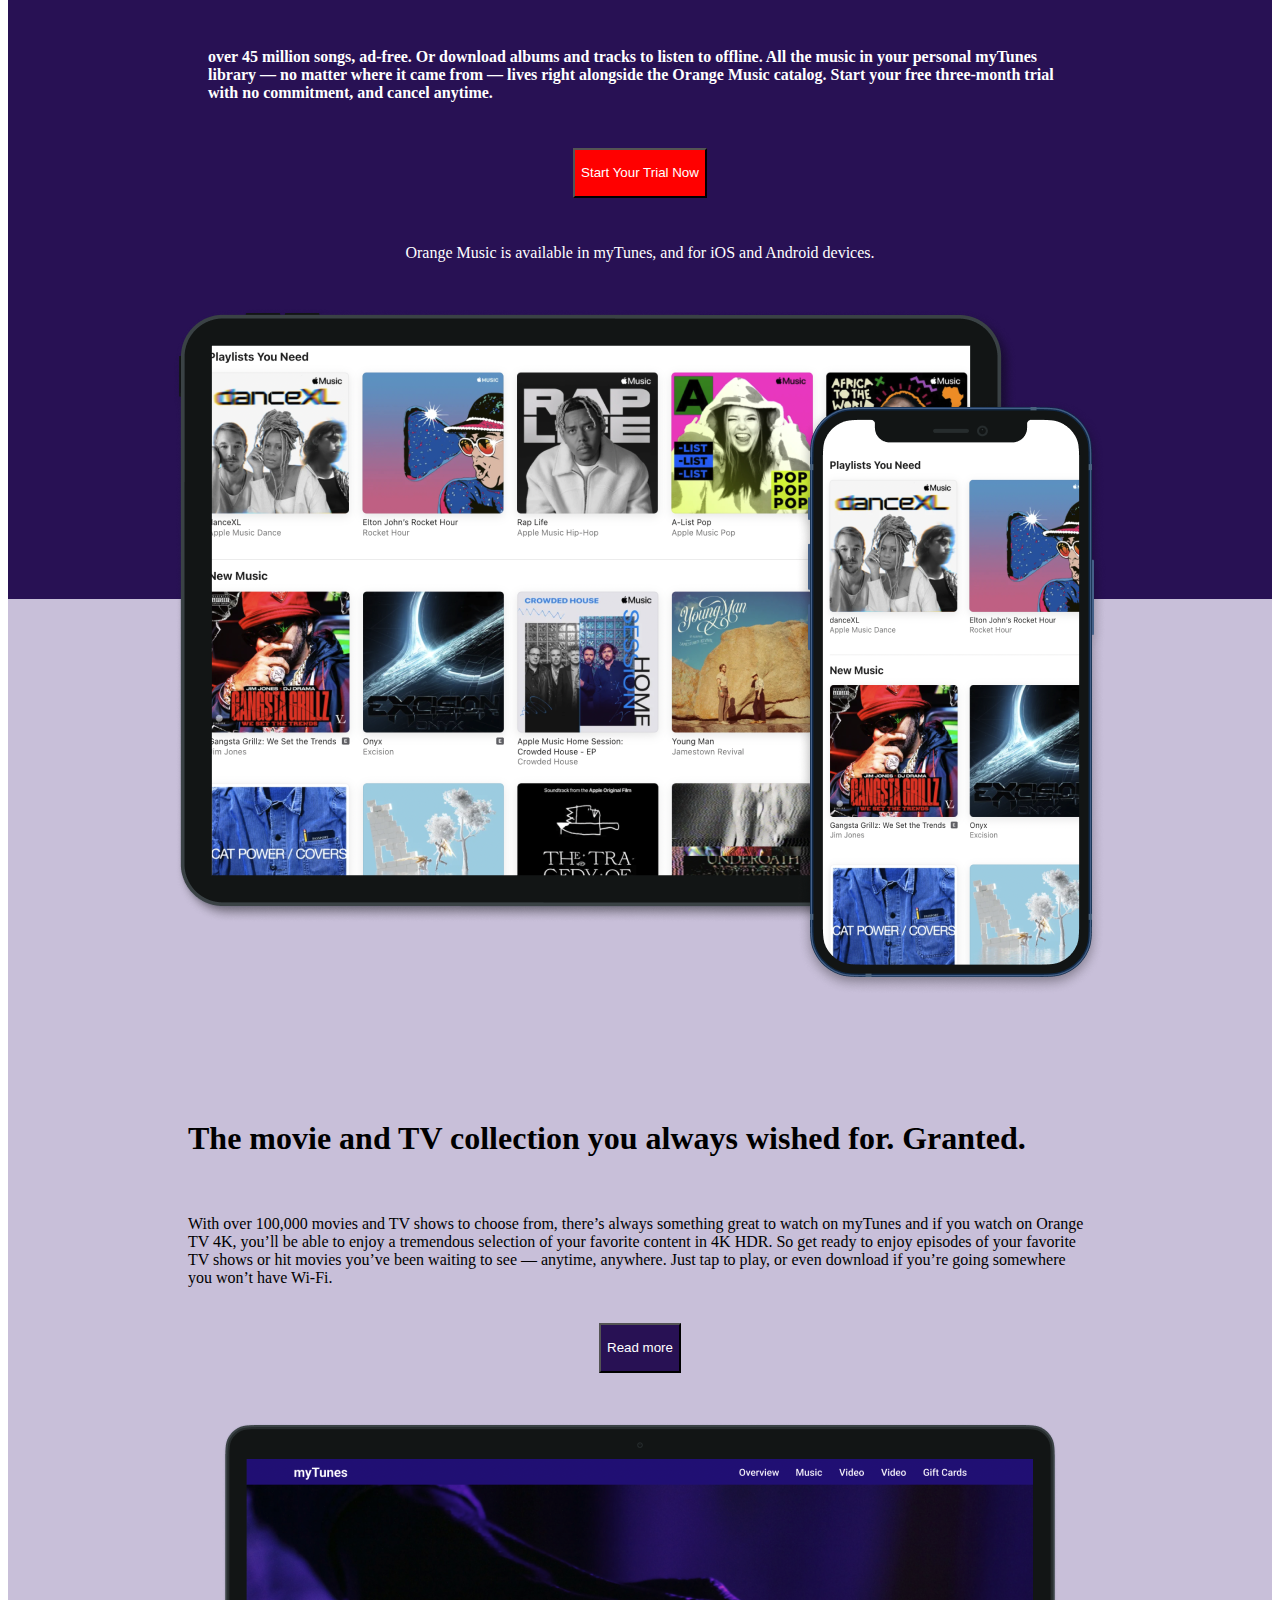
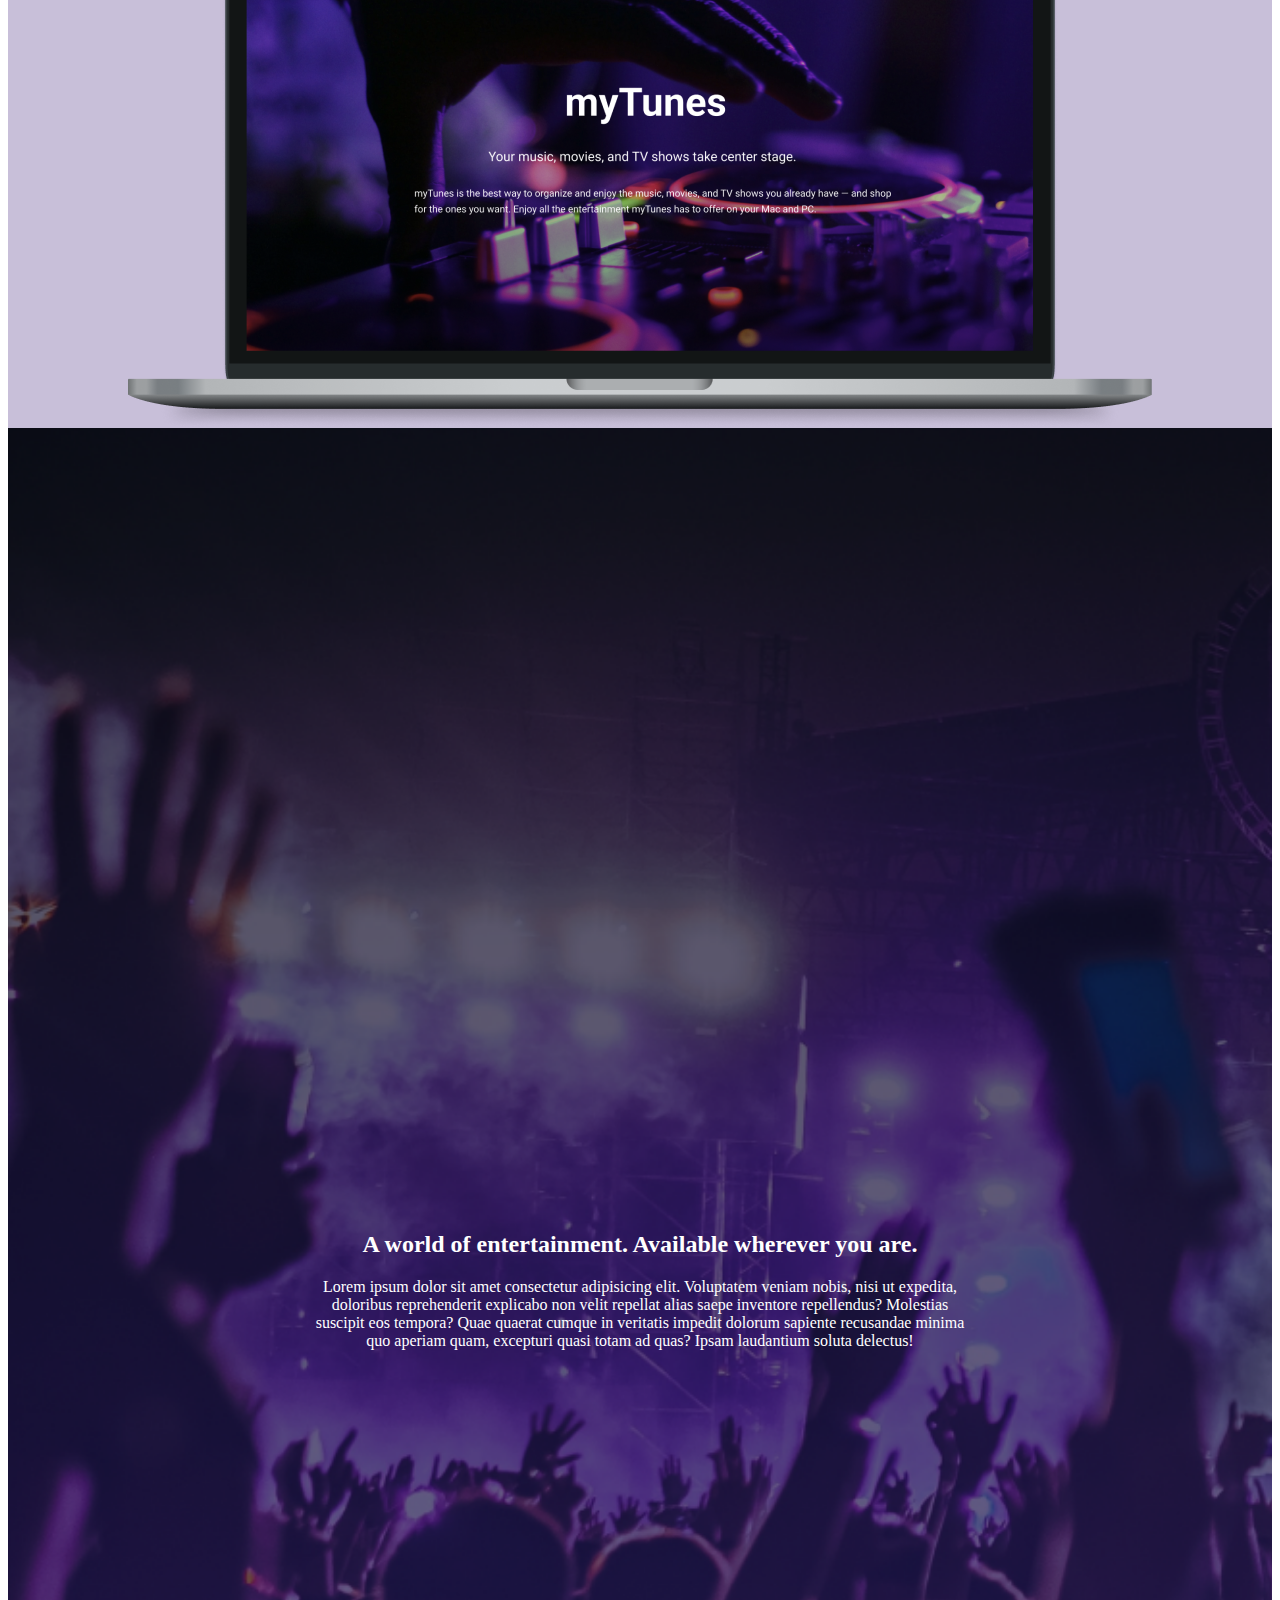
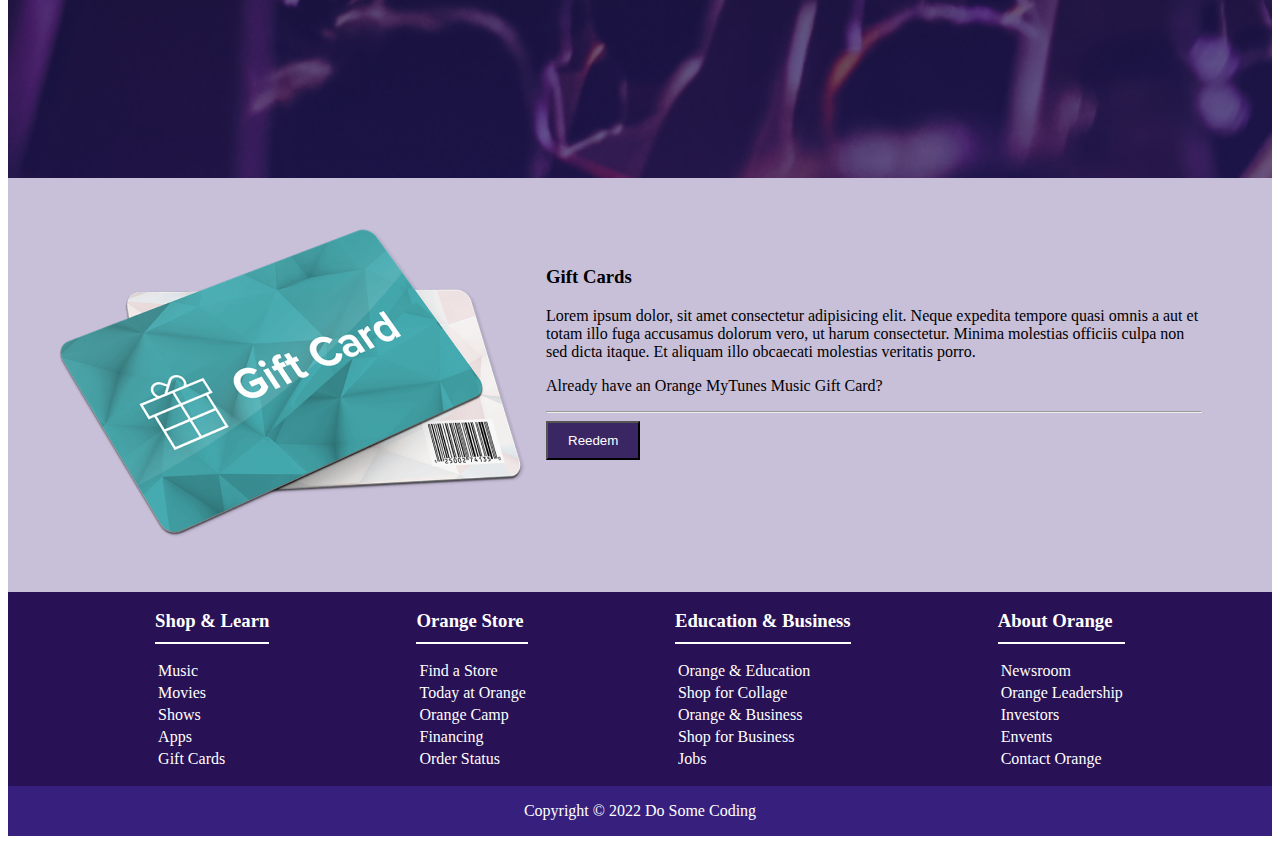
<file: Music website/index.html>
<!DOCTYPE html>
<html lang="en">
<head>
    <meta charset="UTF-8">
    <meta name="viewport" content="width=device-width, initial-scale=1.0">
    <title>Music website</title>
    <link rel="stylesheet" href="style.css">
    <link rel="stylesheet" href="https://cdnjs.cloudflare.com/ajax/libs/font-awesome/6.5.2/css/all.min.css">
</head>
<body>
    <header class="head">
        <div class="myTunes">
        <h4>myTunes</h4>
        </div>
        <div class="others">
            <a href="#hero">Overview</a>
            <a href="#body">Music</a>
            <a href="#video">Video</a>
            <a href="#gc">Gift Cards</a>
        </div>
    </header>

    <section class="hero" id="hero">
        <div class="heroimg">
        </div>
        <div class="herotext">
           <h1>myTunes</h1>
           <h3>Your music,movies and TV shows take centre stage.</h3>
           <p>myTunes is the best way to organize the music,movies,TV shows you already have- and shop for the ones you want. Enjoy all the entertainment myTunes has to offer on your Mac and PC.</p>
        </div>
    </section>

    <div class="body" id="body">
        <div class="music">
            <h1>
            <span><i class="fa-solid fa-music"></i></span>
            Music</h1>
        </div>
        <div class="ads">
            <h2>45 million songs. Zero ads.</h2>
        </div>
        <div class="bodytext">
            <p>over 45 million songs, ad-free. Or download albums and tracks to listen to offline. All the music in your personal myTunes library — no matter where it came from — lives right alongside the Orange Music catalog. Start your free three-month trial with no commitment, and cancel anytime.</p>
        </div>
        <div class="button">
            <button>Start Your Trial Now</button>
        </div>
        <div class="bodytext2">
            <p>Orange Music is available in myTunes, and for iOS and Android devices.</p>
        </div>
        <div class="bodyimg">
            <img src="ipad-iphone.png">
        </div>
    </div>

    <div class="bodytwo">
        <div class="b2">
        <div class="granted">
        <h1>The movie and TV collection you always wished for. Granted.</h1>
    </div>
    <div class="with">
        <p>With over 100,000 movies and TV shows to choose from, there’s always something great to watch on myTunes and if you watch on Orange TV 4K, you’ll be able to enjoy a tremendous selection of your favorite content in 4K HDR. So get ready to enjoy episodes of your favorite TV shows or hit movies you’ve been waiting to see — anytime, anywhere. Just tap to play, or even download if you’re going somewhere you won’t have Wi-Fi.</p>
    </div>
    <div class="buttontwo">
        <button>Read more</button>
    </div>
    <div class="imgmac">
        <img src="mac.png">
    </div>
        </div>
    </div>

    <section class="video" id="video">
        <div class="videoimg">
        </div>
        <div class="videotext">
            <h2>A world of entertainment. Available wherever you are.</h2>
            <p>Lorem ipsum dolor sit amet consectetur adipisicing elit. Voluptatem veniam nobis, nisi ut expedita, doloribus reprehenderit explicabo non velit repellat alias saepe inventore repellendus? Molestias suscipit eos tempora? Quae quaerat cumque in veritatis impedit dolorum sapiente recusandae minima quo aperiam quam, excepturi quasi totam ad quas? Ipsam laudantium soluta delectus!</p>
        </div>
    </section> 

    <div class="gc" id="gc">
        <div class="gcimg">
            <img src="gift_card.png">
        </div>
        <div class="gctext">
            <h3>Gift Cards</h3>
            <p>Lorem ipsum dolor, sit amet consectetur adipisicing elit. Neque expedita tempore quasi omnis a aut et totam illo fuga accusamus dolorum vero, ut harum consectetur. Minima molestias officiis culpa non sed dicta itaque. Et aliquam illo obcaecati molestias veritatis porro.</p>
            <p>Already have an Orange MyTunes Music Gift Card?</p>
            <hr>
            <button class="buttonthree"> Reedem </button>
        </div>
    </div>

    <div class="options">
        <div class="shop">
            <h3>Shop & Learn</h3>
            <ul>
                <li>Music</li>
                <li>Movies</li>
                <li>Shows</li>
                <li>Apps</li>
                <li>Gift Cards</li>
            </ul>
        </div>
        <div class="orange">
            <h3>Orange Store</h3>
            <ul>
                <li>Find a Store</li>
                <li>Today at Orange</li>
                <li>Orange Camp</li>
                <li>Financing</li>
                <li>Order Status</li>
            </ul>
        </div>
        <div class="ed">
            <h3>Education & Business</h3>
            <ul>
                <li>Orange & Education</li>
                <li>Shop for Collage</li>
                <li>Orange & Business</li>
                <li>Shop for Business</li>
                <li>Jobs</li>
            </ul>
        </div>
        <div class="abt">
            <h3>About Orange</h3>
            <ul>
                <li>Newsroom</li>
                <li>Orange Leadership</li>
                <li>Investors</li>
                <li>Envents</li>
                <li>Contact Orange</li>
            </ul>
        </div>
    </div>
    <footer>
        <p>Copyright © 2022 Do Some Coding</p>
    </footer>
</body>
</html>
</file>
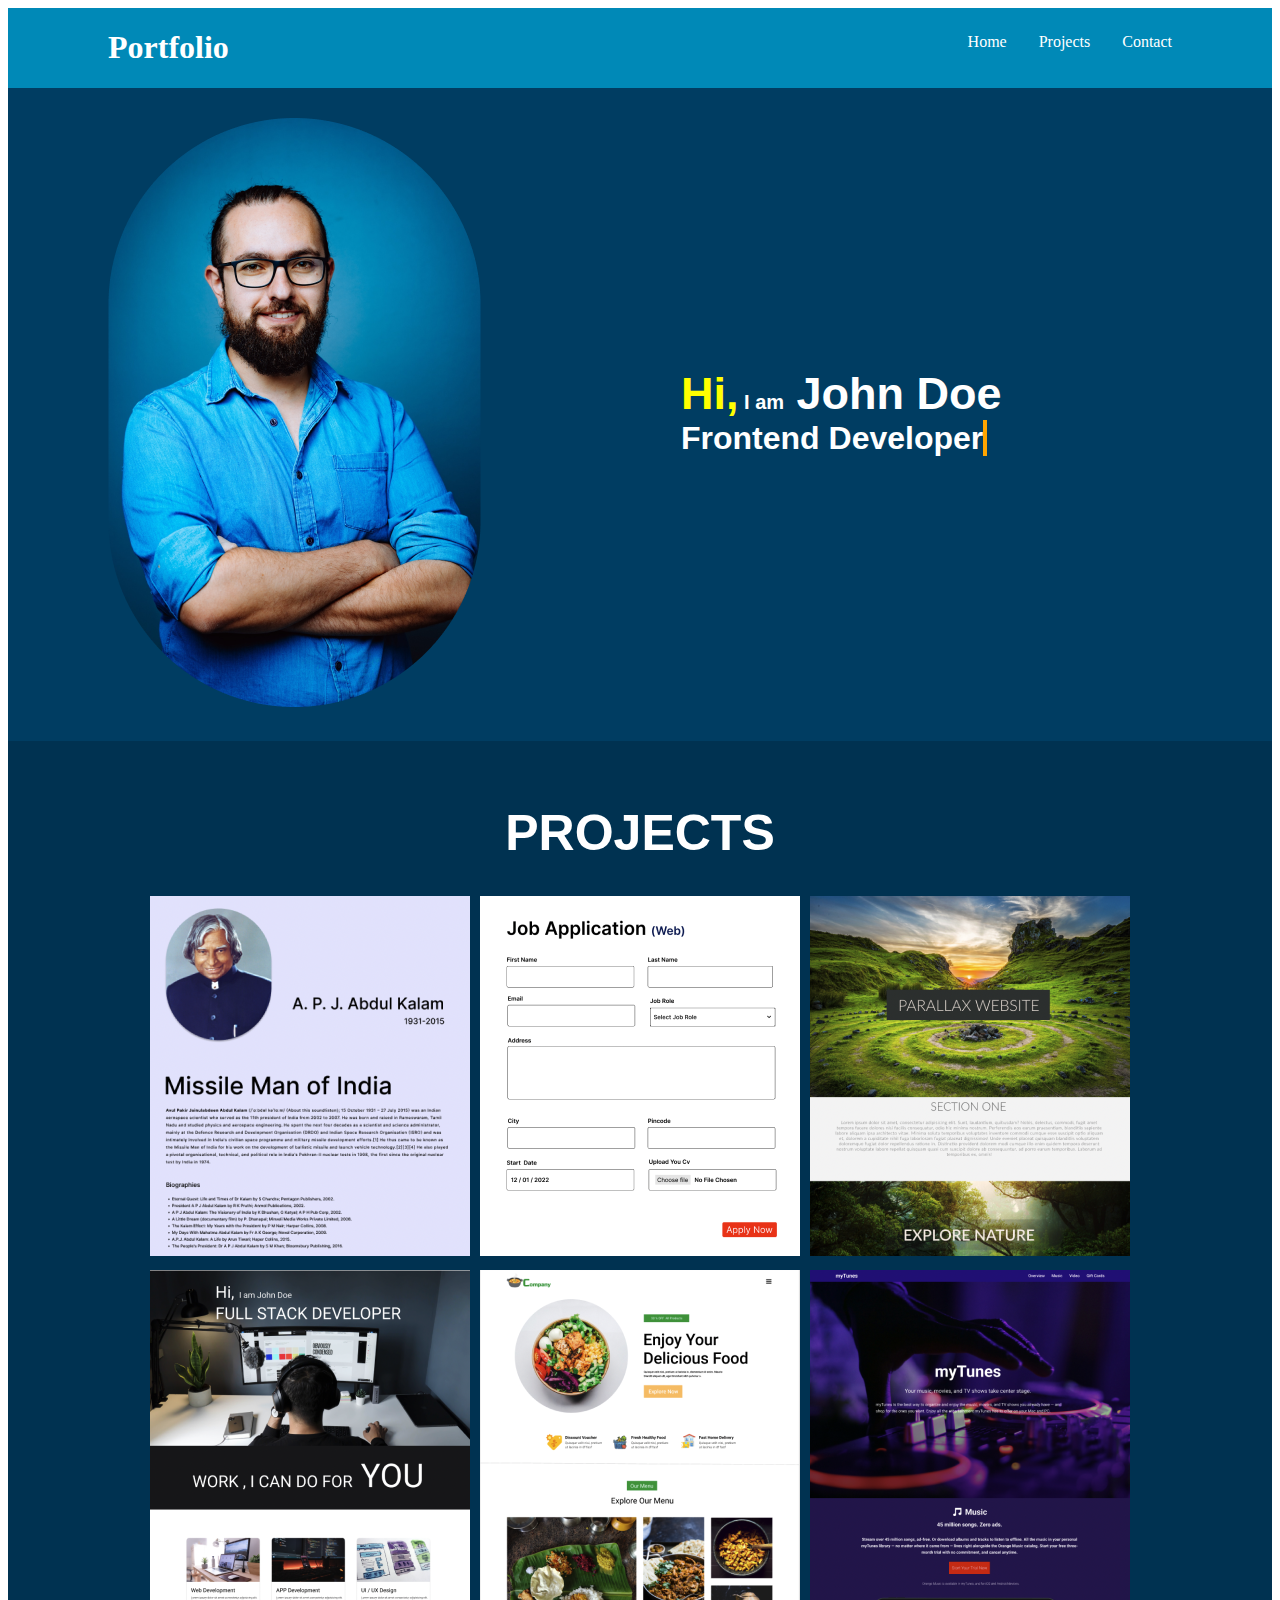
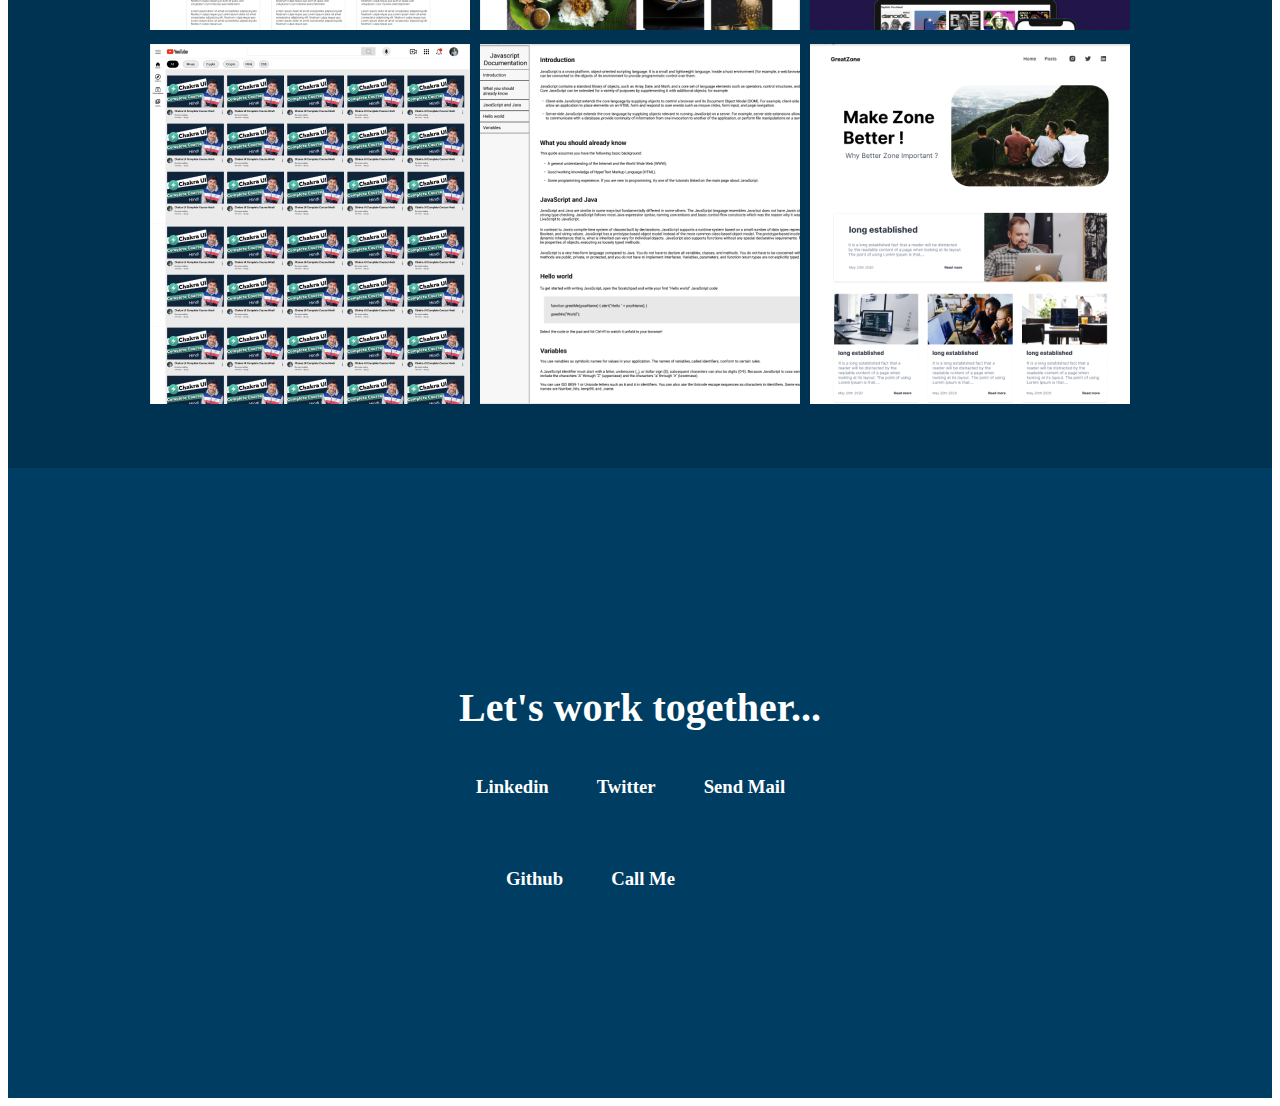
<file: Portfolio website/index.html>
<!DOCTYPE html>
<html lang="en">
<head>
    <meta charset="UTF-8">
    <meta name="viewport" content="width=device-width, initial-scale=1.0">
    <title>Portfolio</title>
    <link rel="stylesheet" href="style.css">
    <link rel="stylesheet" href="https://cdnjs.cloudflare.com/ajax/libs/font-awesome/6.5.2/css/all.min.css" integrity="sha512-SnH5WK+bZxgPHs44uWIX+LLJAJ9/2PkPKZ5QiAj6Ta86w+fsb2TkcmfRyVX3pBnMFcV7oQPJkl9QevSCWr3W6A==" crossorigin="anonymous" referrerpolicy="no-referrer" />
    <link rel="stylesheet" href="https://cdnjs.cloudflare.com/ajax/libs/animate.css/4.1.1/animate.min.css"/>
</head>
<body>
    <header>
        <nav>
            <h1>Portfolio</h1>
            <div class="tabs">
                <ul>
                    <a href="#hero">
                        <li>Home</li>
                    </a>
                    <a href="#projects">
                        <li>Projects</li>
                    </a>
                    <a href="#contact">
                       <li>Contact</li>
                    </a>
                </ul>
            </div>
        </nav>
    </header>
    <section id="hero">
        <div class="hero">
            <div class="heroimg  animate__animated animate__bounceInLeft">
            <img src="hero (1).png"></div>
            <h1><span class="hi">Hi,</span><span class="iam"> I am</span><span class="john"> John Doe</span><span class="frontend">   Frontend   Developer</span></h1>
        </div>
    </section>

    <section id="projects">
        <div class="projects">
            <h1>PROJECTS</h1>
            <div class="grid-box">
                <div class="grid-container">
                    <div class="item1 card">
                        <img src="project1.png">
                    </div>
                    <div class="item2 card">
                        <img src="Project2.png">
                    </div>
                    <div class="item3 card">
                        <img src="project3.png">
                    </div>
                    <div class="item4 card">
                        <img src="project4.png">
                    </div>
                    <div class="item5 card">
                        <img src="project5.png">
                    </div>
                    <div class="item6 card">
                       <img src="project6.png">
                    </div>
                    <div class="item7 card">
                       <img src="project7.png">
                    </div>
                    <div class="item8 card">
                        <img src="project8.png">
                     </div>
                    <div class="item9 card">
                       <img src="project9.png">
                    </div>                  
                </div>
            </div>
        </div>
    </section>

    <section id="contact">
        <div class="foot">
            <h1>Let's work together...</h1>
            <div class="icons">
                <div class="tworows">
                    <div class="ic">
                        <i class="fa-brands fa-linkedin"></i>
                        <h3>Linkedin</h3>
                    </div>
                    <div class="ic">
                       <i class="fa-brands fa-twitter"></i>
                       <h3>Twitter</h3>
                    </div>
                    <div class="ic">
                       <i class="fa-solid fa-at"></i>
                       <h3>Send Mail</h3>
                    </div>
                    <div class="ic git">
                        <i class="fa-brands fa-github"></i>
                        <h3>Github</h3>
                    </div>
                    <div class="ic">
                       <i class="fa-solid fa-mobile"></i>
                       <h3>Call Me</h3>
                    </div>
                </div>
            </div>
        </div>
    </section>
</body>
</html>
</file>
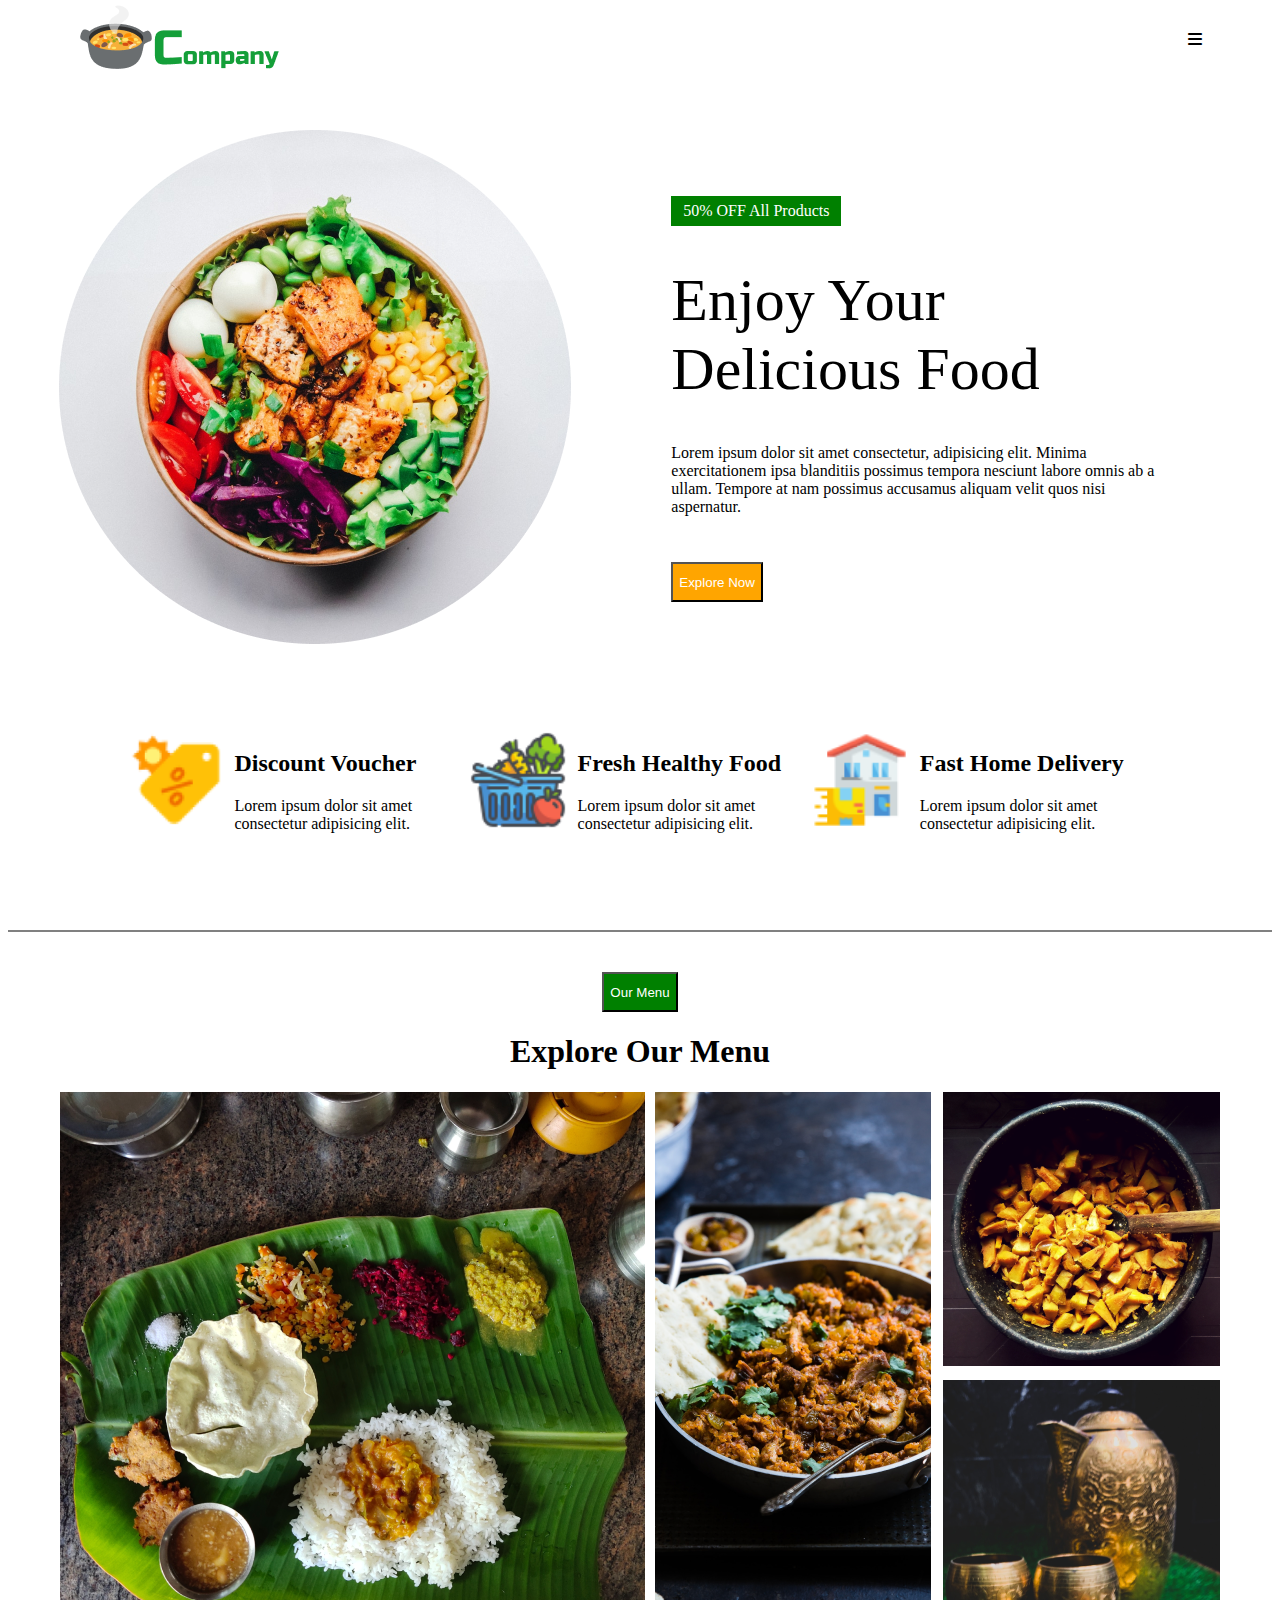
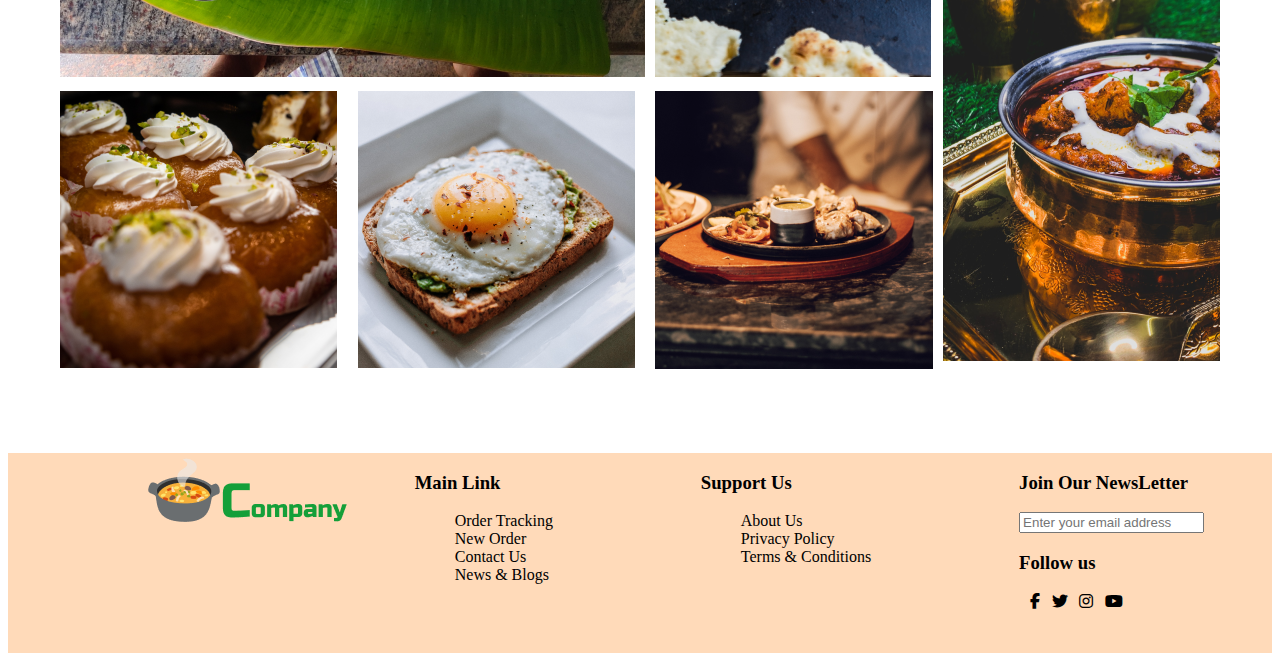
<file: restaurant website/index.html>
<!DOCTYPE html>
<html lang="en">
<head>
    <meta charset="UTF-8">
    <meta name="viewport" content="width=device-width, initial-scale=1.0">
    <link rel="stylesheet" href="style.css">
    <link rel="stylesheet" href="https://cdnjs.cloudflare.com/ajax/libs/font-awesome/6.5.2/css/all.min.css">
    <title>Restaurant</title>
</head>
<body>
    <header class="head">
        <div class="logo">
            <img src="logo.png"></div>
        <div class="all">
            <i class="fa-solid fa-bars"></i>
        </div>
    </header>
    <div class="main">
        <div class="main-img">
            <img src="hero_image.png">
        </div>
        <div class="main-text">
            <p class="offer">50% OFF All Products</p>
            <h1>Enjoy Your Delicious Food</h1>
            <p>Lorem ipsum dolor sit amet consectetur, adipisicing elit. Minima exercitationem ipsa blanditiis possimus tempora nesciunt labore omnis ab a ullam. Tempore at nam possimus accusamus aliquam velit quos nisi aspernatur.</p>
            <button>Explore Now</button>
        </div>
    </div>
    <div class="logoss">
        <div class="discount">
            <img src="discount.png">
            <div class="discount-text">
            <h2>Discount Voucher</h2>
            <p>Lorem ipsum dolor sit amet consectetur adipisicing elit.</p>
        </div>
        </div>
        <div class="fresh">
            <img src="fresh.png">
            <div class="fresh-text">
            <h2>Fresh Healthy Food</h2>
            <p>Lorem ipsum dolor sit amet consectetur adipisicing elit.</p>
        </div>
        </div>
        <div class="delivery">
            <img src="delivery.png">
            <div class="delivery-text">
            <h2>Fast Home Delivery</h2>
            <p>Lorem ipsum dolor sit amet consectetur adipisicing elit.</p>
        </div>
        </div>
    </div>
    <div class="menu">
        <button class="greenb">Our Menu</button>
        <h1>Explore Our Menu</h1>
    </div>
    <div class="grid-box">
    <div class="grid-container">
        <div class="item1">
            <img src="image01.png">
        </div>
        <div class="item2">
            <img src="image02.png">
        </div>
        <div class="item3">
            <img src="image03.png">
        </div>
        <div class="item4">
            <img src="image04.png">
        </div>
        <div class="item5">
            <img src="image05.png">
        </div>
        <div class="item6">
            <img src="image06.png">
        </div>
        <div class="item7">
            <img src="image07.png">
        </div>
    </div>
    </div>
    <footer>
        <div class="logo">
            <img src="logo.png"></div>
        <div class="mainlink">
            <h3>Main Link</h3>
            <ul>
                <li>Order Tracking</li>
                <li>New Order</li>
                <li>Contact Us</li>
                <li>News & Blogs</li>
            </ul>
        </div>
        <div class="mainlink">
            <h3>Support Us</h3>
            <ul>
                <li>About Us</li>
                <li>Privacy Policy</li>
                <li>Terms & Conditions</li>
            </ul>
        </div>
        <div class="joinus">
            <h3>Join Our NewsLetter</h3>
            <input placeholder="Enter your email address">
            <h3>Follow us</h3>
            <div class="socialmedia">
                <i class="fa-brands fa-facebook-f"></i>
                <i class="fa-brands fa-twitter"></i>
                <i class="fa-brands fa-instagram"></i>
                <i class="fa-brands fa-youtube"></i>
            </div>
        </div>
    </footer>
</body>
</html>
</file>
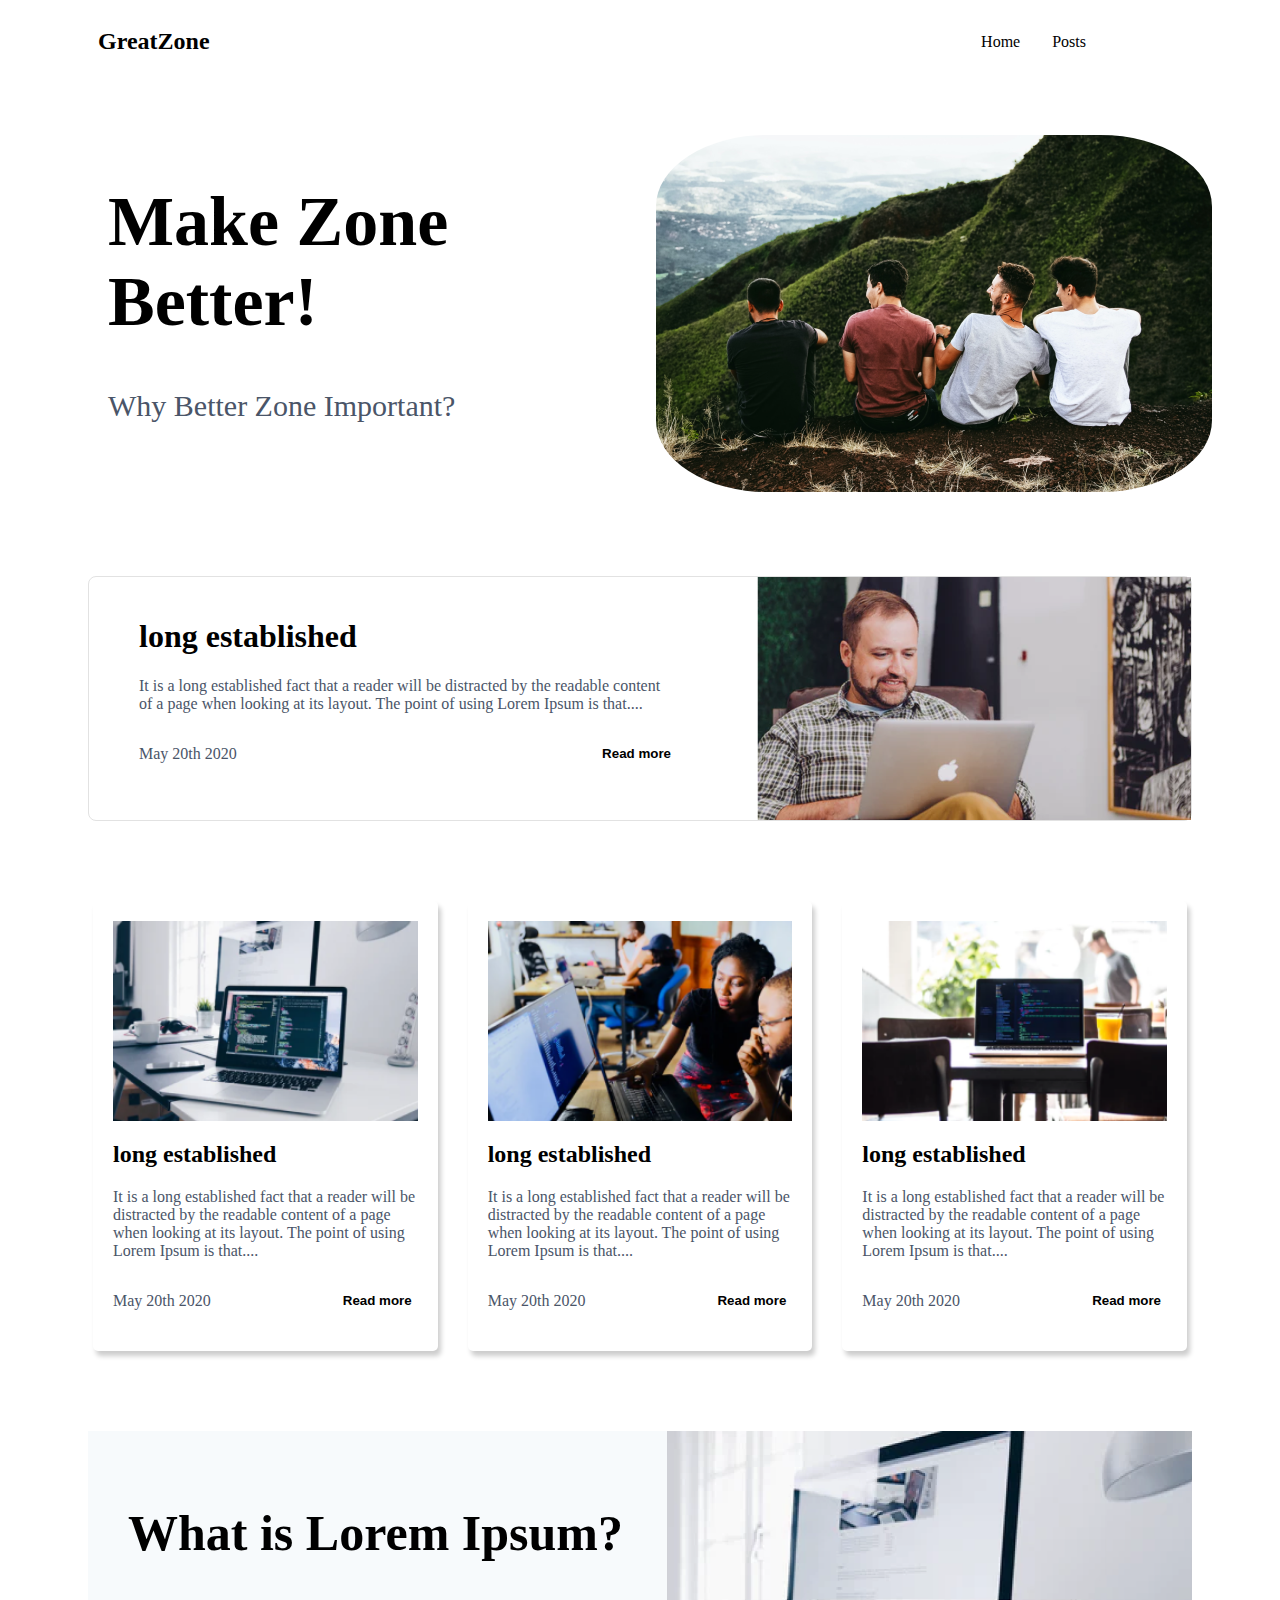
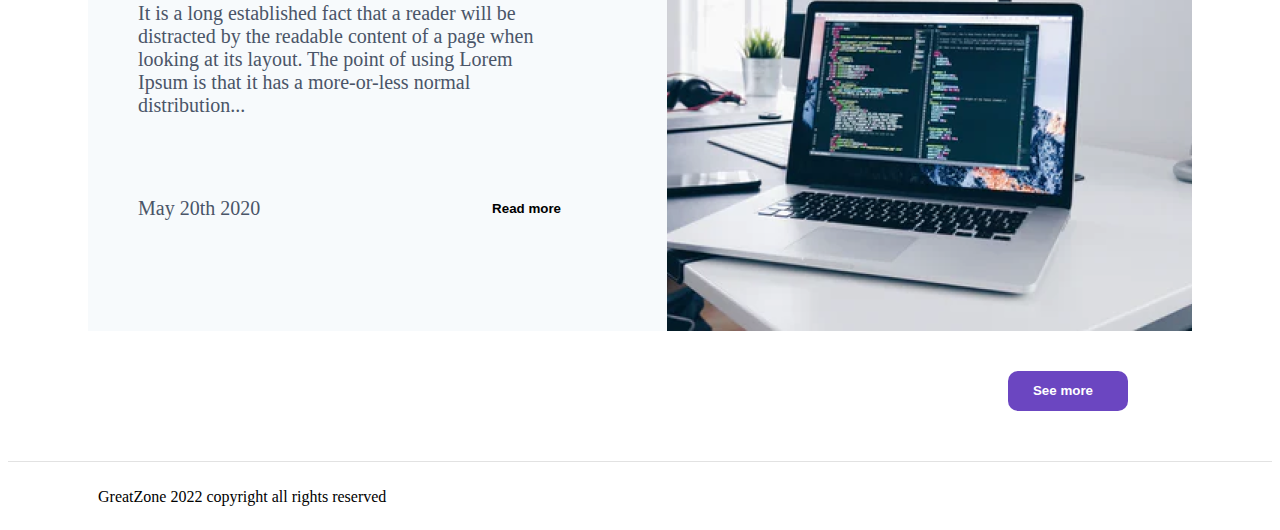
<file: Blog Website/home.html>
<!DOCTYPE html>
<html lang="en">
<head>
    <meta charset="UTF-8">
    <meta name="viewport" content="width=device-width, initial-scale=1.0">
    <title>Blog website</title>
    <link rel="stylesheet" href="style.css">
    <link rel="stylesheet" href="https://cdnjs.cloudflare.com/ajax/libs/font-awesome/6.5.2/css/all.min.css" integrity="sha512-SnH5WK+bZxgPHs44uWIX+LLJAJ9/2PkPKZ5QiAj6Ta86w+fsb2TkcmfRyVX3pBnMFcV7oQPJkl9QevSCWr3W6A==" crossorigin="anonymous" referrerpolicy="no-referrer" />
</head>
<body>
    <header>
        <nav>
        <h2>GreatZone</h2>
         <ul>
            <a href="home.html">
                <li>Home</li>
            </a>
            <li>Posts</li>
            <li><i class="fa-brands fa-square-instagram"></i></li>
            <li><i class="fa-brands fa-twitter"></i></li>
            <li><i class="fa-brands fa-linkedin"></i></li>
         </ul>
        </nav>
    </header>
    <section class="hero">
        <div class="herotext">
        <h1>Make Zone Better!</h1>
        <p>Why Better Zone Important?</p>
        </div>
        <div class="heroimg">
            <img src="hero.png">
        </div>
    </section>
    <div class="long">
        <div class="longtext">
            <h1>long established</h1>
            <p>It is a long established fact that a reader will be distracted by the readable content of a page when looking at its layout. The point of using Lorem Ipsum is that....</p>
            <div class="dateread">
                <p>May 20th 2020</p>
                <button>Read more</button>
            </div>
        </div>
        <img src="long-card.png">
    </div>
    <div class="box-container">
        <div class="box box1">
            <div class="img1"></div>
            <h2>long established</h2>
            <p>It is a long established fact that a reader will be distracted by the readable content of a page when looking at its layout. The point of using Lorem Ipsum is that....</p> 
            <div class="dateread">
                <p>May 20th 2020</p>
                <button>Read more</button>
            </div>
        </div>
        <div class="box box2">
            <div class="img2"></div>
            <h2>long established</h2>
            <p>It is a long established fact that a reader will be distracted by the readable content of a page when looking at its layout. The point of using Lorem Ipsum is that....</p> 
            <div class="dateread">
                <p>May 20th 2020</p>
                <button>Read more</button>
            </div>
        </div>
        <div class="box box3">
            <div class="img3"></div>
            <h2>long established</h2>
            <p>It is a long established fact that a reader will be distracted by the readable content of a page when looking at its layout. The point of using Lorem Ipsum is that....</p> 
            <div class="dateread">
                <p>May 20th 2020</p>
                <button>Read more</button>
            </div>
        </div>
    </div>
    <div class="big">
        <div class="bigtext">
            <h1>What is Lorem Ipsum?</h1>
            <p>It is a long established fact that a reader will be distracted by the readable content of a page when looking at its layout. The point of using Lorem Ipsum is that it has a more-or-less normal distribution...</p>
            <div class="dateread">
                <p>May 20th 2020</p>
                <button>Read more</button>
            </div>
        </div>
        <img src="long-big-card.png">
    </div>
    <button class="seemore">
    <span>See more<i class="fa-solid fa-arrow-down"></i></span>
    </button>
    <footer>
        <nav>
            <p>GreatZone 2022 copyright all rights reserved</p>
             <ul>
                <li><i class="fa-brands fa-square-instagram"></i></li>
                <li><i class="fa-brands fa-twitter"></i></li>
                <li><i class="fa-brands fa-linkedin"></i></li>
             </ul>
        </nav>
    </footer>
</body>
</html>
</file>
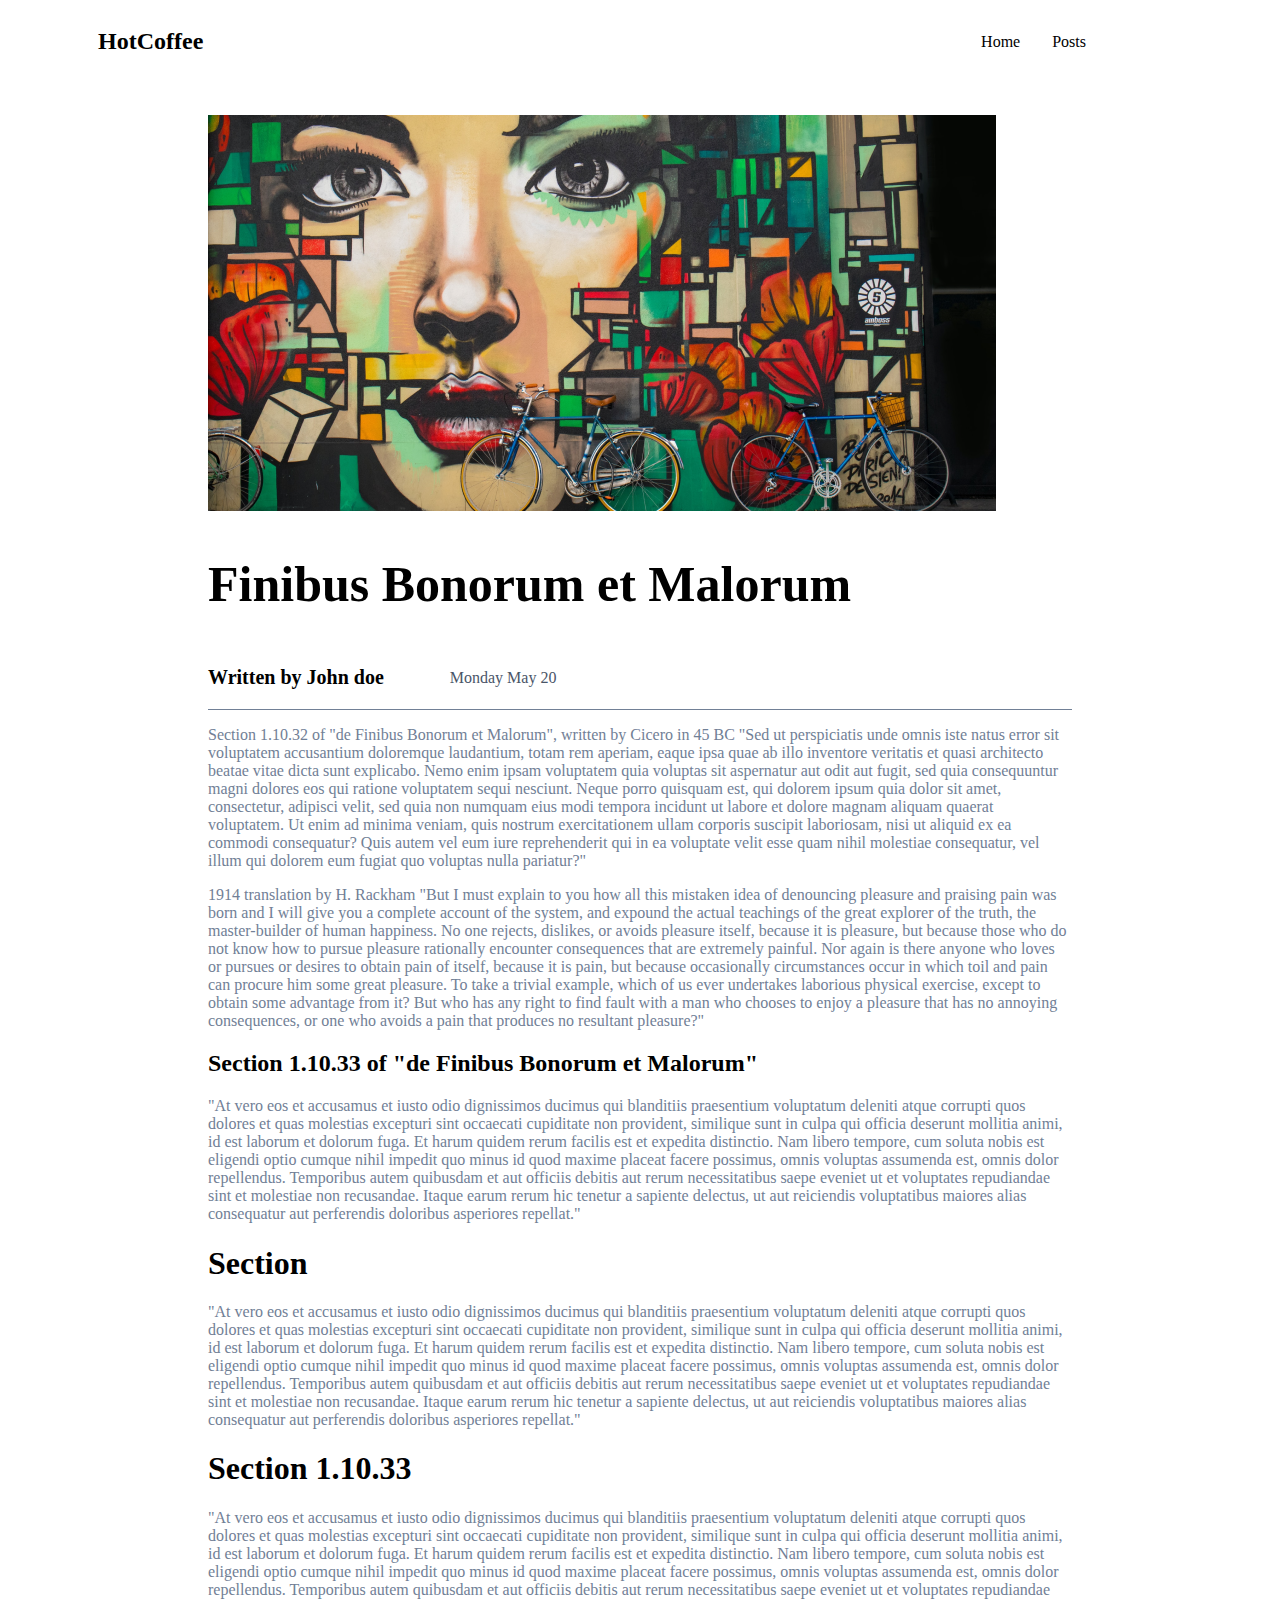
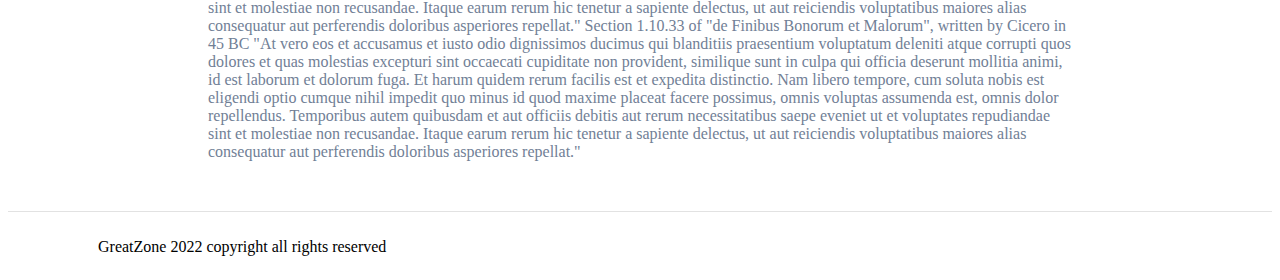
<file: Blog Website/post.html>
<!DOCTYPE html>
<html lang="en">
<head>
    <meta charset="UTF-8">
    <meta name="viewport" content="width=device-width, initial-scale=1.0">
    <title>Blog page</title>
    <link rel="stylesheet" href="style.css">
    <link rel="stylesheet" href="https://cdnjs.cloudflare.com/ajax/libs/font-awesome/6.5.2/css/all.min.css" integrity="sha512-SnH5WK+bZxgPHs44uWIX+LLJAJ9/2PkPKZ5QiAj6Ta86w+fsb2TkcmfRyVX3pBnMFcV7oQPJkl9QevSCWr3W6A==" crossorigin="anonymous" referrerpolicy="no-referrer" />
</head>
<body>
    <header>
        <nav>
        <h2>HotCoffee</h2>
         <ul>
            <a href="home.html">
                <li>Home</li>
            </a>
            <li>Posts</li>
            <li><i class="fa-brands fa-square-instagram"></i></li>
            <li><i class="fa-brands fa-twitter"></i></li>
            <li><i class="fa-brands fa-linkedin"></i></li>
         </ul>
        </nav>
    </header>
    <div class="banner">
        <img src="banner.png">
    </div>    
    <div class="banner-name">
        <h1>Finibus Bonorum et Malorum</h1>
        <div class="banner-text">
            <h3 class="write">Written by John doe</h3>
            <p class="date">Monday  May 20</p>
        </div>  
    </div>
    <div class="blog-text">
        <p>Section 1.10.32 of "de Finibus Bonorum et Malorum", written by Cicero in 45 BC
"Sed ut perspiciatis unde omnis iste natus error sit voluptatem accusantium doloremque laudantium, totam rem aperiam, eaque ipsa quae ab illo inventore veritatis et quasi architecto beatae vitae dicta sunt explicabo. Nemo enim ipsam voluptatem quia voluptas sit aspernatur aut odit aut fugit, sed quia consequuntur magni dolores eos qui ratione voluptatem sequi nesciunt. Neque porro quisquam est, qui dolorem ipsum quia dolor sit amet, consectetur, adipisci velit, sed quia non numquam eius modi tempora incidunt ut labore et dolore magnam aliquam quaerat voluptatem. Ut enim ad minima veniam, quis nostrum exercitationem ullam corporis suscipit laboriosam, nisi ut aliquid ex ea commodi consequatur? Quis autem vel eum iure reprehenderit qui in ea voluptate velit esse quam nihil molestiae consequatur, vel illum qui dolorem eum fugiat quo voluptas nulla pariatur?"</p>
        <p>1914 translation by H. Rackham
"But I must explain to you how all this mistaken idea of denouncing pleasure and praising pain was born and I will give you a complete account of the system, and expound the actual teachings of the great explorer of the truth, the master-builder of human happiness. No one rejects, dislikes, or avoids pleasure itself, because it is pleasure, but because those who do not know how to pursue pleasure rationally encounter consequences that are extremely painful. Nor again is there anyone who loves or pursues or desires to obtain pain of itself, because it is pain, but because occasionally circumstances occur in which toil and pain can procure him some great pleasure. To take a trivial example, which of us ever undertakes laborious physical exercise, except to obtain some advantage from it? But who has any right to find fault with a man who chooses to enjoy a pleasure that has no annoying consequences, or one who avoids a pain that produces no resultant pleasure?"</p>
        <h2>Section 1.10.33 of "de Finibus Bonorum et Malorum"</h2>
        <p>"At vero eos et accusamus et iusto odio dignissimos ducimus qui blanditiis praesentium voluptatum deleniti atque corrupti quos dolores et quas molestias excepturi sint occaecati cupiditate non provident, similique sunt in culpa qui officia deserunt mollitia animi, id est laborum et dolorum fuga. Et harum quidem rerum facilis est et expedita distinctio. Nam libero tempore, cum soluta nobis est eligendi optio cumque nihil impedit quo minus id quod maxime placeat facere possimus, omnis voluptas assumenda est, omnis dolor repellendus. Temporibus autem quibusdam et aut officiis debitis aut rerum necessitatibus saepe eveniet ut et voluptates repudiandae sint et molestiae non recusandae. Itaque earum rerum hic tenetur a sapiente delectus, ut aut reiciendis voluptatibus maiores alias consequatur aut perferendis doloribus asperiores repellat."</p>
        <h1>Section</h1>
        <p>"At vero eos et accusamus et iusto odio dignissimos ducimus qui blanditiis praesentium voluptatum deleniti atque corrupti quos dolores et quas molestias excepturi sint occaecati cupiditate non provident, similique sunt in culpa qui officia deserunt mollitia animi, id est laborum et dolorum fuga. Et harum quidem rerum facilis est et expedita distinctio. Nam libero tempore, cum soluta nobis est eligendi optio cumque nihil impedit quo minus id quod maxime placeat facere possimus, omnis voluptas assumenda est, omnis dolor repellendus. Temporibus autem quibusdam et aut officiis debitis aut rerum necessitatibus saepe eveniet ut et voluptates repudiandae sint et molestiae non recusandae. Itaque earum rerum hic tenetur a sapiente delectus, ut aut reiciendis voluptatibus maiores alias consequatur aut perferendis doloribus asperiores repellat."</p>
        <h1>Section 1.10.33</h1>
        <p>"At vero eos et accusamus et iusto odio dignissimos ducimus qui blanditiis praesentium voluptatum deleniti atque corrupti quos dolores et quas molestias excepturi sint occaecati cupiditate non provident, similique sunt in culpa qui officia deserunt mollitia animi, id est laborum et dolorum fuga. Et harum quidem rerum facilis est et expedita distinctio. Nam libero tempore, cum soluta nobis est eligendi optio cumque nihil impedit quo minus id quod maxime placeat facere possimus, omnis voluptas assumenda est, omnis dolor repellendus. Temporibus autem quibusdam et aut officiis debitis aut rerum necessitatibus saepe eveniet ut et voluptates repudiandae sint et molestiae non recusandae. Itaque earum rerum hic tenetur a sapiente delectus, ut aut reiciendis voluptatibus maiores alias consequatur aut perferendis doloribus asperiores repellat."
Section 1.10.33 of "de Finibus Bonorum et Malorum", written by Cicero in 45 BC
"At vero eos et accusamus et iusto odio dignissimos ducimus qui blanditiis praesentium voluptatum deleniti atque corrupti quos dolores et quas molestias excepturi sint occaecati cupiditate non provident, similique sunt in culpa qui officia deserunt mollitia animi, id est laborum et dolorum fuga. Et harum quidem rerum facilis est et expedita distinctio. Nam libero tempore, cum soluta nobis est eligendi optio cumque nihil impedit quo minus id quod maxime placeat facere possimus, omnis voluptas assumenda est, omnis dolor repellendus. Temporibus autem quibusdam et aut officiis debitis aut rerum necessitatibus saepe eveniet ut et voluptates repudiandae sint et molestiae non recusandae. Itaque earum rerum hic tenetur a sapiente delectus, ut aut reiciendis voluptatibus maiores alias consequatur aut perferendis doloribus asperiores repellat."</p>
    </div>
    <footer>
        <nav>
            <p>GreatZone 2022 copyright all rights reserved</p>
             <ul>
                <li><i class="fa-brands fa-square-instagram"></i></li>
                <li><i class="fa-brands fa-twitter"></i></li>
                <li><i class="fa-brands fa-linkedin"></i></li>
             </ul>
        </nav>
    </footer>
</body>
</html>
</file>
<file: amazon/style.css>
*{
    margin: 0;
    border: border-box;
    font-family: Arial, Helvetica, sans-serif;
}
.navbar{
    height: 60px;
    background-color: black;
    color: white;
    display: flex;
    align-items: center;
    justify-content: space-evenly;
}
/* box1 */
.logo{
    height: 50px;
    width: 110px;
    background-image: url(amazonlogo2.jpg);
    background-size: cover;
}
.border:hover{
    border: 1px solid white;
}
/* box2 */
.nav-address{
    padding: 9px;
}
.one{
    color: white;
    font-size: 0.85rem;
    margin-left: 15px;
}
.add-icon{
    display: flex;
    align-items: center;
}
.two{ 
    font-size: 1rem;
    margin-left: 5px;
}
/* box3 */
.nav-search{
    height: 40px;
    width: 620px;
    display: flex;
    justify-content: space-evenly;
    background-color: black;
    border-radius: 4px;
    padding: 10px;
}
.search-select{
    background-color: gray;
    width: 50px;
    text-align: center;
    border-top-left-radius: 4px;
    border-bottom-left-radius: 4px;
    border: none;
}
.search-input{
     width: 100%;
     font-size: 1rem;
     border: none;
}
.search-icon{
    width: 45px;
    background-color: orange;
    display: flex;
    justify-content: center;
    align-items: center;
    font-size: 1.2rem;
    color: black;
    border-top-right-radius: 4px;
    border-bottom-right-radius: 4px;
}
/* box4 */
.language{
    display: flex;
    justify-content: center;
    align-items: center;
    padding: 19px;
}
/* box5 */
.hello{
    margin-left: 4px;
}
.acc{
    background-color: #0f1111;
    color: white;
    border: none;
}
/* box6 */
.return{
    color: white;
}
/* box7 */
.cart{
    display: flex;
    align-items: center;
    color: white;
    padding: 9px;
}

.navbar-two{
    background-color: #232f3e;
    color: white;
    display: flex;
    height: 40px;
    align-items: center;
    justify-content: space-evenly;
}
.menu{
    display: flex;
    justify-content: center;
    padding: 10px;
}
.menu-items a {
    display:inline;
    margin: 5px 0px 6px;
    padding: 8px 9px;
    color: white;
    text-decoration: none;
}
.menu-items{
    width: 70%;
    font-size: 0.85rem;
}

.main-pic{
    height: 300px;
    background-image: url(hero_image.jpg);
    background-size: cover;
    display: flex;
    justify-content: center;
    align-items: flex-end;
}

.main-pic-text{
    background-color: white;
    color: black;
    height: 40px;
    display: flex;
    align-items: center;
    justify-content: center;
    width: 80%;
    margin-bottom: 25px;
    font-size: 0.85rem;
}
.main-pic-text a{
    color: #007185;
    text-decoration: none;
}

.images{
    display: flex;
    flex-wrap: wrap;
    justify-content: space-evenly;
    background-color: whitesmoke;
}
.box{
    background-color: white;
    height: 400px;
    padding: 20px 0px 15px;
    width: 23%;
    margin-top: 15px;
}
.box-img{
    height: 300px;
    background-size: cover;
    margin-top: 1rem;
    margin-bottom: 1rem;
}
.box-content{
    margin-left: 1rem;
    margin-right: 1rem;
    font-size: 0.85rem;
}
.box-content p{
    display:inline-flex;
    justify-content: space-evenly;
    flex-wrap: wrap;
}
 
.imgtext{
    color: #007185;
    font-size: 0.85rem;
    text-decoration: none;
}

footer{
    margin-top: 15px;
}
.foot1{
    height: 50px;
    background-color: #232f3e;
    font-size: 0.85rem;
    color: white;
    display: flex;
    justify-content: center;
    align-items: center;
}
.foot1:hover{
    background-color: #5c6671;
}
.foot2{
    height: 350px;
    background-color: #212b36;
    color: white;
    display: flex;
    justify-content: space-evenly;
    align-items: center;
    font-size: 0.85rem;
    text-decoration: none;
}
.foot2 b{
    font-size: 1.25rem;
}
ul{
    margin-top: 10px;
}
ul a{
    display: block;
    margin-top: 10px;
    color: white;
    text-decoration: none;
}
.foot3{
    height: 70px;
    border-top: 1px solid white;
    background-color: #212b36;
    display: flex;
    align-items: center;
    justify-content: center;
}
.foot4{
    height: 90px;
    background-color: #232f3e;
    /* display: flex;
    align-items: center;
    justify-content: center; */
    font-size: 0.85rem;
    color: white;
    text-align: center;
}
.pages{
    /* height: 15px; */
    padding-top: 25px;
    padding-left: 10px;
    padding-right: 10px;
    display: block;
    align-items: center;
    /* margin-left: 1rem;
    margin-right: 1rem; */
}
.pages a{
    padding: 7.2px;
    color: white;
    text-decoration: none;
}
.copyright{
    /* display: flex;
    align-items: center;
    justify-content: center;
    font-size: 0.85rem; */
    padding-top: 5px;
}
</file>
<file: APJ/style.css>
.container{
    height: 1000px;
    background-color:#E5E5FD;
    border: 12px solid black;
}
.main{
    height: 300px;
    display: flex;
    justify-content: space-evenly;
    align-items: center;
}
.image{
    background-image: url(apj.jpg);
    background-size: cover;
    height: 250px;
    width: 250px;
    border-radius: 120px;
    left: 150px;
    display: flex;
    align-items: center;
    justify-content: space-evenly;
}
.heading{
    height: 40px;
    color: black;
    font-size: 30px;
    font-family:'Trebuchet MS', 'Lucida Sans Unicode', 'Lucida Grande', 'Lucida Sans', Arial, sans-serif;
}
.date{
    /* font-size: 0.85rem; */
    display: flex;
    justify-content: right;
}
.heading2{
    font-weight: 400;
    font-size: 60px;
    margin-bottom: 20px;
    margin-left: 100px;
}
.para{
    font-size: 0.85rem;
    margin-left: 100px;
    margin-right: 100px;
    line-height: 25px;
}
.bio{
    width: 600px;
    height: 200px;
    font-size: 0.85rem;
    margin-left: 50px;
    margin-top: 50px;
}
.bio-head{
    margin-left: 50px;
}
.link{
    display: flex;
    align-content: center;
    justify-content: right;
    color: black;
}
.list{
    margin-left: 30px;
    font-size: 13px;
}
.list li{
    margin-bottom: 10px;
}
.foot p{
    display: flex;
    align-content:end;
    justify-content: end;
    margin-top: 120px;
    margin-left: 800px;
    margin-right: 20px;
}
.foot a{
    text-decoration: none;
    margin-right: 20px;
}
</file>
<file: Javascript Document/style.css>
body{
    display: flex;
}
header{
    border: 1px solid black;
    height: 220vh;
}
.nav h1{
    font-size: 20px;
    font-weight: 400;
    padding: 10px;
    border-bottom: 1px solid grey;
    text-align: center;
}
.nav a{
    text-decoration: none;
}
.nav ul{
    padding: 5px;
    padding-top: 0;
}
.nav ul li{
    list-style: none;
    color: black;
    border-bottom: 1px solid black;
    padding: 10px;
}
main{
    margin-left: 40px;
    margin-right: 60px;
}
main ul li{
    padding-bottom: 10px;
}
.what{
    padding-top: 10px;
}
.jj{
    padding-top: 5px;
}
.hello{
    padding-top: 5px;
}
.code{
    background-color: #EBEBEB;
    height: 100px;
    display: flex;
    justify-content: start;
    align-items: center;
}
.variables{
    padding-top: 5px;
}
</file>
<file: Job Application Website/style.css>
*{
    margin: 0;
    padding: 0;
}
body{
    background-color: gray;
}
.container{
    background-color: white;
    max-width: 700px;
    /* height: 900px; */
    border-radius: 15px;
    margin: 10px auto;
}
.apply-box{
    background-color: white;
    max-width: 600px;
    padding: 20px;
    margin-top: 50px;
    border-radius: 10px;
}
.head{
    max-width: 600px;
    padding: 20px;
    background-color: white;
    display: flex;
    justify-content: space-around;
}
.head h1{
    background-color: white;
    margin: 0;
    font-size: 45px;
}
.head span{
    font-size: 30px;
    color:darkblue;
    text-align: center;
    margin-top: 13px;
    /* display: flex;
    align-items: end; */
    background-color: white;
    margin-right: 150px;
}
.form-container{
     display: grid;
     grid-template-columns: repeat(auto-fit , minmax(200px, 1fr));
     gap: 20px;
}
.form-control{
    display: flex;
    flex-direction: column;
    font-weight: 1000;
}
input,
select,
textarea{
    padding: 6px 10px;
    border: 1px solid black;
    border-radius: 5px;
    font-size: 15px;
}
.textarea_control{
    grid-column: 1/span 2;
    font-weight: 1000;
}
.textarea_control textarea{
    width: 100%;
}
.button{
    display: flex;
    justify-content: flex-end;
    margin-top: 50px;
}
button{
    height: 30px;
    width: 100px;
    background-color: red;
    border: transparent solid 1px;
    color: white;
}
</file>
<file: landing page/style.css>
header{
    background-image: url(img1.png);
    background-size: cover;
    background-position: center;
    min-height: 100vh;
}
.main h1{
    color: white;
    max-width: 1000px;
    text-align: center;
    font-size: 50px;
    font-family: sans-serif;
    margin: 0 auto;
    font-weight: 500;
}
.head{
    padding-top: 30px;
    padding-left: 30px;
}
.hi{
    font-size: 70px;
    font-weight: 400;
    margin-left: 200px;
}
.john{
    font-size: 30px;
    margin-left: 10px;
}
.stack{
    text-align: center;
}
.black{
    height: 150px;
    background-color: black;
    color: white;
    font-size: 50px;
    font-weight: 100;
    text-align: center;
    padding-top: 50px;
}
.you{
    font-size: 90px;
    margin-bottom: 80px;
}
.box-container{
    height: 600px;
    display: inline-flex;
    justify-content: space-evenly;
    margin-top: 70px;
    margin-left: 70px;
    margin-right: 70px;
}
.box{
    box-shadow: 3px 5px 5px rgba(1,1,1,0.2);
    border-radius: 5px;
    width: 100%;
    justify-content: space-evenly;
    margin-left: 15px;
    margin-right: 15px;
    padding: 20px;
}
.img1{
    background-image: url(img2.png);
    height: 200px;
    background-size: cover;
}
.img2{
    background-image: url(img3.png);
    height: 200px;
    background-size: cover;
}
.img3{
    background-image: url(img4.png);
    height: 200px;
    background-size: cover;
}
.end{
    display: inline-flex;
    justify-content: space-evenly;
}
.end h1{
    font-size: 60px;
    font-weight: 500;
}
.end-box{
    padding-bottom: 60px;
    padding-left: 60px;
    padding-right: 60px;
}
.contact{
    background-color: #515603;
    color: white;
}
.about{
    background-color: #722300;
    color: white;
}
footer{
    background-color: black;
    color: white;
    height: 100px;
    text-align: center;
    display: flex;
    justify-content: center;
    padding-top: 15px;
    font-size: 25px;
    font-weight: 100;
}
</file>
<file: Music website/style.css>
header{
    height: 50px;
    background-color: #371f7d;
    color: white;
    display: flex;
    justify-content: space-around;
}
.myTunes{
    font-weight: 200;
    font-size: 20px;
}
.myTunes h4{
    margin-top: 15px;
}
.others a{
    display: inline-flex;
    justify-content: space-between;
    align-items: center;
    padding-left: 30px;
    padding-right: 30px;
    padding-top: 10px;
    text-align: center;
    color: white;
    text-decoration: none;
    font-size: 20px;
}
.hero{
    height: 150vh;
    background-image: url(hero_image\ \(1\).png);
    background-size: cover;
    display: grid;
    place-items: center;
}
.herotext{
    color: white;
    text-align: center;
    margin-bottom: 150px;
    margin-left: 300px;
    margin-right: 300px;
}
.herotext h1{
    font-size: 60px;
    font-weight: 700;
}
.herotext h3{
    font-weight: 200;
    margin-bottom: 30px;
}
.body{
    background-color: #281154;
    color: white;
    display: flex;
    flex-direction: column;
    align-items: center;
    gap: 30px;
}
.ads{
    font-size: 20px;
}
.bodytext{
    padding-left: 200px;
    padding-right: 200px;
    font-weight: 800;
}
.button button{
    background-color: red;
    color: white;
    height: 50px;
    text-align: center;
}
.bodytex2{
    font-size: 0.85rem;
}
.bodyimg{
    margin-top: -400px;
    position: relative;
    top: 400px;
}
.bodytwo{
    background-color: #c8bfd9;
    color: black;
    display: flex;
    flex-direction: column;
    align-items: center;
    gap: 30px;
}
.b2{
    margin-top: 500px;
    align-items: center;
}
.granted{
    padding-left: 180px;
    padding-right: 180px;
}
.with{
    padding-left: 180px;
    padding-right: 180px;
    padding-top: 20px;
}
.buttontwo{
    padding-top: 20px;
    display: flex;
    justify-content: center;
    align-content: center;
}
.buttontwo button{
    background-color:#281154;
    height: 50px;
    text-align: center;
    color: white;
}
.imgmac{
    padding-top: 50px;
    display: flex;
    justify-content: center;
    align-content: center;
}
.video{
    height: 150vh;
    background-image: url(video.png);
    background-size: cover;
    /* background-repeat: no-repeat; */
    display: grid;
    place-items: center;
}
.videotext{
    color: white;
    text-align: center;
    margin-bottom: 150px;
    margin-left: 300px;
    margin-right: 300px;
}
.gc{
    display: flex;
    justify-content: space-evenly;
    align-content: center;
    background-color: #c8bfd9;
    padding: 50px;
}
.gctext{
    padding: 20px;
    text-align: start;
}
.buttonthree{
    padding: 20px;
    padding-bottom: 25px;
    padding-top: 10px;
    display: flex;
    justify-content: center;
    align-content: center;
    text-align: center;
}
.gctext button{
    background-color:#281154e1;
    height: 30px;
    text-align: center;
    color: white;
}
.options{
    display: flex;
    justify-content: space-evenly;
    align-content: start;
    background-color:#281154;
    color: white;
}
.options h3{
    padding-bottom: 10px;
    border-bottom: 2px solid white;
    margin-bottom: 10px;
}
.options ul{
    list-style-type: none;
    padding-left: 1px;
}
.options li{
    padding: 2px;
}
footer{
    background-color: #371f7d;
    text-align: center;
    display: flex;
    justify-content: center;
    color: white;
    height: 50px;
}
</file>
<file: Portfolio website/style.css>
header{
    position: sticky;
}
nav{
    display: flex;
    justify-content: space-between;
    background-color: #0089B7;
    color: white;
}
nav h1{
    margin-left: 100px;
}
nav ul{
    text-decoration: none;
    display: flex;
    gap: 2rem;
    margin-top: 25px;
    margin-right: 100px;
}
nav li{
    list-style: none;
    font-weight: 500;
}
nav a{
    text-decoration: none;
    color: white;
}
.hero{
   background-color: #003D62;
   display: flex;
   justify-content: space-between;
   padding-left: 100px;
   padding-right: 100px;
   padding-bottom: 30px;
   padding-top: 30px;
}
.hero h1{
    color: white;
    margin-top: 250px;
    padding-right: 50px;
    margin-left: 200px;
    font-family: sans-serif;
}
#hero .frontend{
    overflow: hidden;
    border-right: 0.25rem solid orange;
    white-space: nowrap;
    animation: typing 5s steps(40,end), blink-caret 0.75s step-end infinite;
}
@keyframes typing {
    from{
        width: 0;
    }
    to{
        width: 100%;
    }
}
@keyframes blink-caret{
    from,
    to{
        border-color: transparent;
    }
    50%{
        border-color: orange;
    }
}
.hi{
    color: yellow;
    font-size: 45px;
}
.iam{
    font-size: 20px;
}
.john{
    font-size: 45px;
    font-weight: 600;
}
.projects{
    background-color: #003251;
    padding-top: 30px;
    padding-bottom: 60px;
}
.projects h1{
    color: white;
    font-size: 50px;
    font-weight: 800;
    text-align: center;
    font-family: sans-serif;
}
.grid-box{
    display: flex;
    flex-direction: column;
    align-items: center;
}
.grid-container{
    display: grid;
    gap: 10px;
    align-content: center;
    grid-template-areas: 
    "i1 i2 i3"
    "i4 i5 i6"
    "i7 i8 i9";
}
.item1{
    grid-area: i1;
    transition: 0.2s ease-in-out;
}
.item2{
    grid-area: i2;
    transition: 0.2s ease-in-out;
}
.item3{
    grid-area: i3;
    transition: 0.2s ease-in-out;
}
.item4{
    grid-area: i4;
    transition: 0.2s ease-in-out;
}
.item5{
    grid-area: i5;
    transition: 0.2s ease-in-out;
}
.item6{
    grid-area: i6;
    transition: 0.2s ease-in-out;
}
.item7{
    grid-area: i7;
    transition: 0.2s ease-in-out;
}
.item8{
    grid-area: i8;
    transition: 0.2s ease-in-out;
}
.item9{
    grid-area: i9;
    transition: 0.2s ease-in-out;
}
.card:hover {
    transform: scale(1.05);
    transition: 1s ease-in-out;
  }
  .card:hover img {
    transform: scale(1.05);
    transition: 0.3s ease-in-out;
    opacity: 0.8;
  }
.foot{
    background-color: #003D62;
    color: white;
    display: flex;
    flex-direction: column;
    justify-content: center;
    height: 70vh;
}
.foot h1{
    text-align: center;
    font-weight: 800;
    font-size: 40px;
}
.icons{
    display: flex;
    justify-content: center;
    flex-direction: row;
}
.tworows{
    display: inline-flex;
    max-width: 400px;
    flex-wrap: wrap;
    flex-direction: row;
    gap: 2rem;
    margin-left: 40px;
}
.ic{
    display: flex;
    align-items: center;
    gap: 1rem;
}
.git{
    margin-left: 30px;
}
</file>
<file: restaurant website/style.css>
header{
    height: 40px;
    margin-top: 20px;
}
.head{    
    display: flex; 
    justify-content: space-between;
    align-items: center;
}
.logo{
    position: relative;
    background-color: black;
    margin-left: 70px;   
}
.all{
    margin-right: 70px;
}
.main{
    display: flex;
    justify-content: space-evenly;
    height: 600px;
    margin-top: 70px;
}
.main-img{
    border-radius: 70%;
}
.main-text{
    margin: 50px;
    width: 500px;
    height: 1000px;
}
.main-text h1{
    font-size: 60px;
    font-weight: 500;
}
.offer{
    background-color: green;
    color: white;
    height: 30px;
    width: 170px;
    display: flex;
    justify-content: center;
    align-items: center;
}
button{
    background-color: orange;
    color: white;
    height: 40px;
    margin-top: 30px;
}
.logoss{
    margin-bottom: 100px;
    height: 100px;
    display: flex;
    justify-content: center;
    margin-left: 120px;
    margin-right: 120px;
}
.discount,
.fresh,
.delivery{
    display: flex;
    justify-content: space-evenly;
}
.discount-text,
.fresh-text,
.delivery-text {
     margin-left: 10px;
}
.menu{
    text-align: center;
    border-top: 2px solid grey;
}
.greenb{
    background-color: green;
    color: white;
    height: 40px;
    margin-top: 40px;
}
.grid-box{
    display: flex;
    flex-direction: column;
    align-items: center;
}
.grid-container{
    display: grid;
    gap: 10px;
    align-content: center;
    grid-template-areas: 
    "i1 i1 i2 i3"
    "i1 i1 i2 i7"
    "i4 i5 i6 i7";
}
.item1{
    grid-area: i1;
}
.item2{
    grid-area: i2;
}
.item3{
    grid-area: i3;
}
.item4{
    grid-area: i4;
}
.item5{
    grid-area: i5;
}
.item6{
    grid-area: i6;
}
.item7{
    grid-area: i7;
}
footer{
    height: 200px;
    background-color: peachpuff;
    margin-top: 80px;
    display: flex;
    justify-content: space-evenly;
    align-content: center;
}
.mainlink ul{
    list-style-type: none;
    margin-right: 80px;
}
.socialmedia{
    display: flex;
    justify-content: space-evenly;
    align-items: center;
    margin-right: 70px;
}
</file>
<file: Blog Website/style.css>
header{
    position: sticky;
}
nav{
    display: flex;
    justify-content: space-between;
    margin-left: 90px;
    margin-right: 90px;
}
nav ul a{
    text-decoration: none;
    color: black;
}
nav ul{
    text-decoration: none;
    display: flex;
    gap: 2rem;
    margin-top: 25px;
}
nav li{
    list-style: none;
    font-weight: 500;
}
.hero{
    display: flex;
    justify-content: space-evenly;
    align-content: center;
    margin-top: 60px;
}
.herotext{
    margin-left: 100px;
}
.herotext h1{
    font-size: 70px;
    font-weight: 800;
}
.herotext p{
    font-size: 30px;
    color: #4A5568;
}
.heroimg{
    margin-right: 60px;
}
.heroimg img{
    border-radius: 20%;
}
.long{
    display: flex;
    justify-content: space-between;
    border: 1px solid #e2e2e2;
    border-radius: 0.5rem;
    margin: 80px;
    margin-bottom: 10px;
}
.longtext{
    margin-left: 50px;
    margin-top: 20px;
    margin-right: 40px;
    padding-right: 40px;
}
.longtext p{
    color: #4A5568;
}
.dateread{
    display: flex;
    justify-content: space-between;
}
.dateread button{
    background-color: white;
    font-weight: 700;
    border: none;
}
.box-container{
    height: 450px;
    display: inline-flex;
    justify-content: space-evenly;
    margin-top: 70px;
    margin-left: 70px;
    margin-right: 70px;
}
.box{
    box-shadow: 3px 5px 5px rgba(1,1,1,0.2);
    border-radius: 5px;
    width: 100%;
    justify-content: space-evenly;
    margin-left: 15px;
    margin-right: 15px;
    padding: 20px;
}
.box p{
    color: #4A5568;
}
.img1{
    background-image: url(card1.png);
    height: 200px;
    background-size: cover;
}
.img2{
    background-image: url(card2.png);
    height: 200px;
    background-size: cover;
}
.img3{
    background-image: url(card3.png);
    height: 200px;
    background-size: cover;
}
.big{
    display: flex;
    justify-content: space-between;
    background-color: #F7FAFC;
    margin: 80px;
    margin-bottom: 40px;
}
.bigtext{
    margin-top: 40px;
    padding-bottom: 60px;
}
.bigtext h1{
    font-size: 50px;
    font-weight: 700;
    margin-left: 40px;
}
.bigtext p{
    color: #4A5568;
    margin: 40px;
    margin-left: 50px;
    margin-right: 100px;
    font-size: 20px;
}
.bigtext button{
    background-color: #F7FAFC;
    margin-right: 100px;
}
.seemore{
    margin-left: 1000px;
    height: 40px;
    width: 120px;
    background-color: #6B46C1;
    color: white;
    border: none;
    border-radius: 10px;
    font-weight: 700;
}
.seemore button{
    text-align: center;
}
.seemore i{
    border-radius: 40%;
    padding-left: 10px;
}
footer{
    border-top: 1px solid #e2e2e2;
    margin-top: 50px;
}
footer nav p{
    padding-top: 10px;
}
.banner{
    margin: 40px;
    margin-right: 10px; 
    margin-left: 200px;
}
.banner-name{
    margin-left: 200px;
}
.banner-name h1{
   font-size: 50px;
}
.banner-text{
    display: inline-flex;
    align-items: center;
    gap: 1rem;
}
.write {
    font-weight: 700;
    font-size: 20px;
}
.date {
    color: #4A5568;
    margin-left: 50px;
}
.blog-text{
    margin-left: 200px;
    margin-right: 200px;
    border-top: 1px solid #718096;
}
.blog-text p{
    color:#718096;
}
</file>
